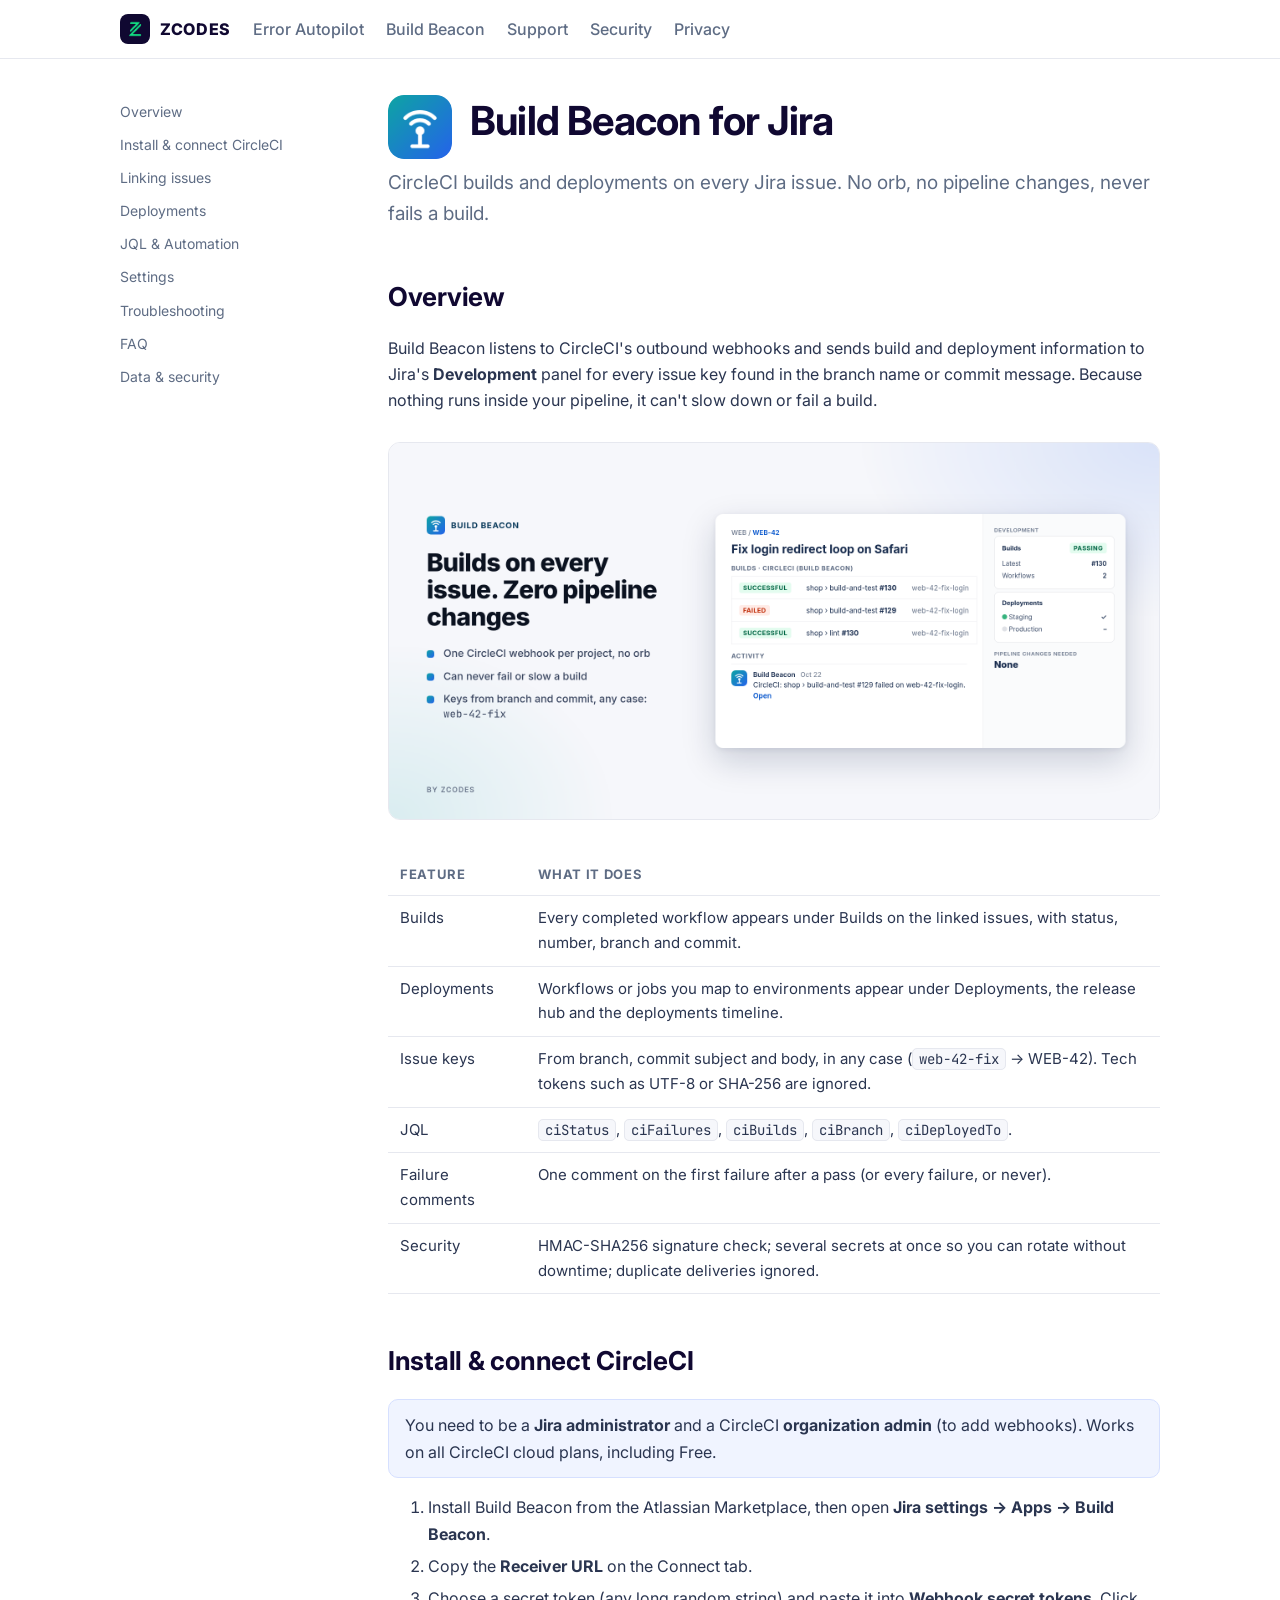
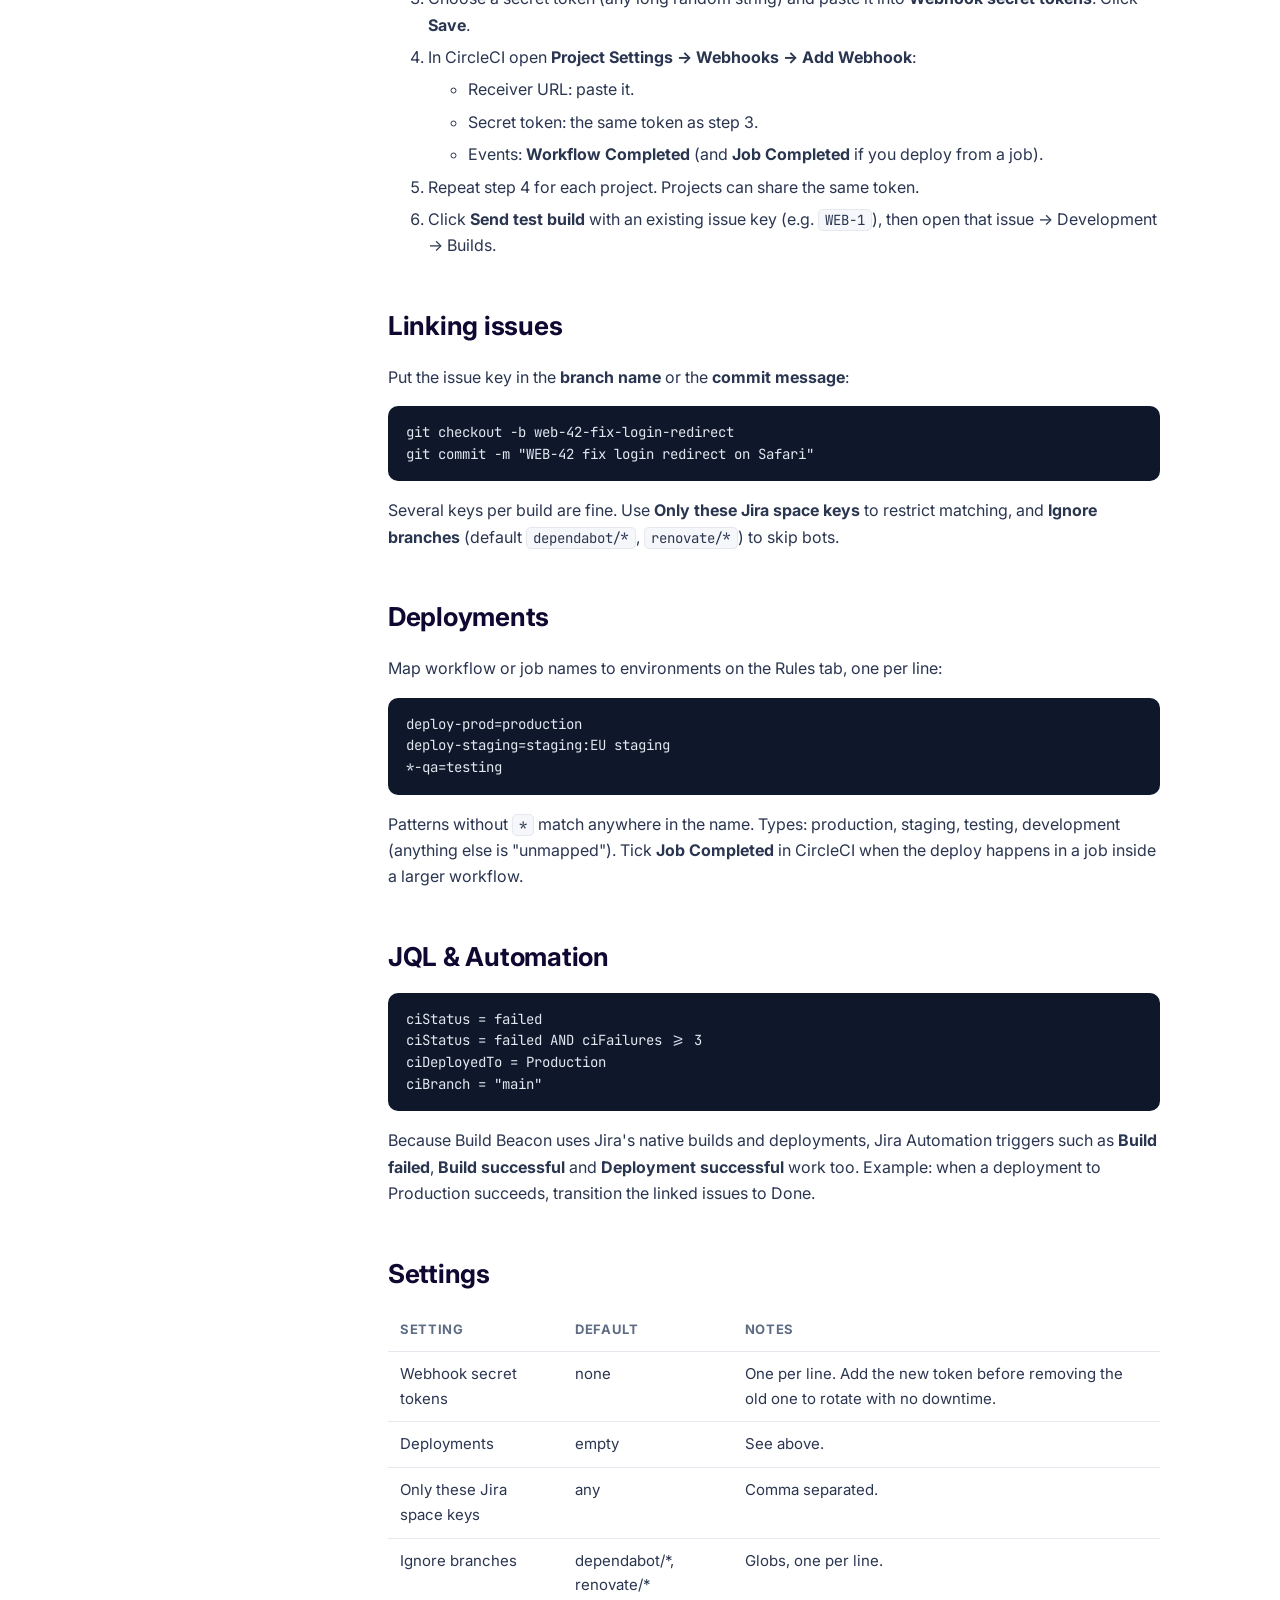
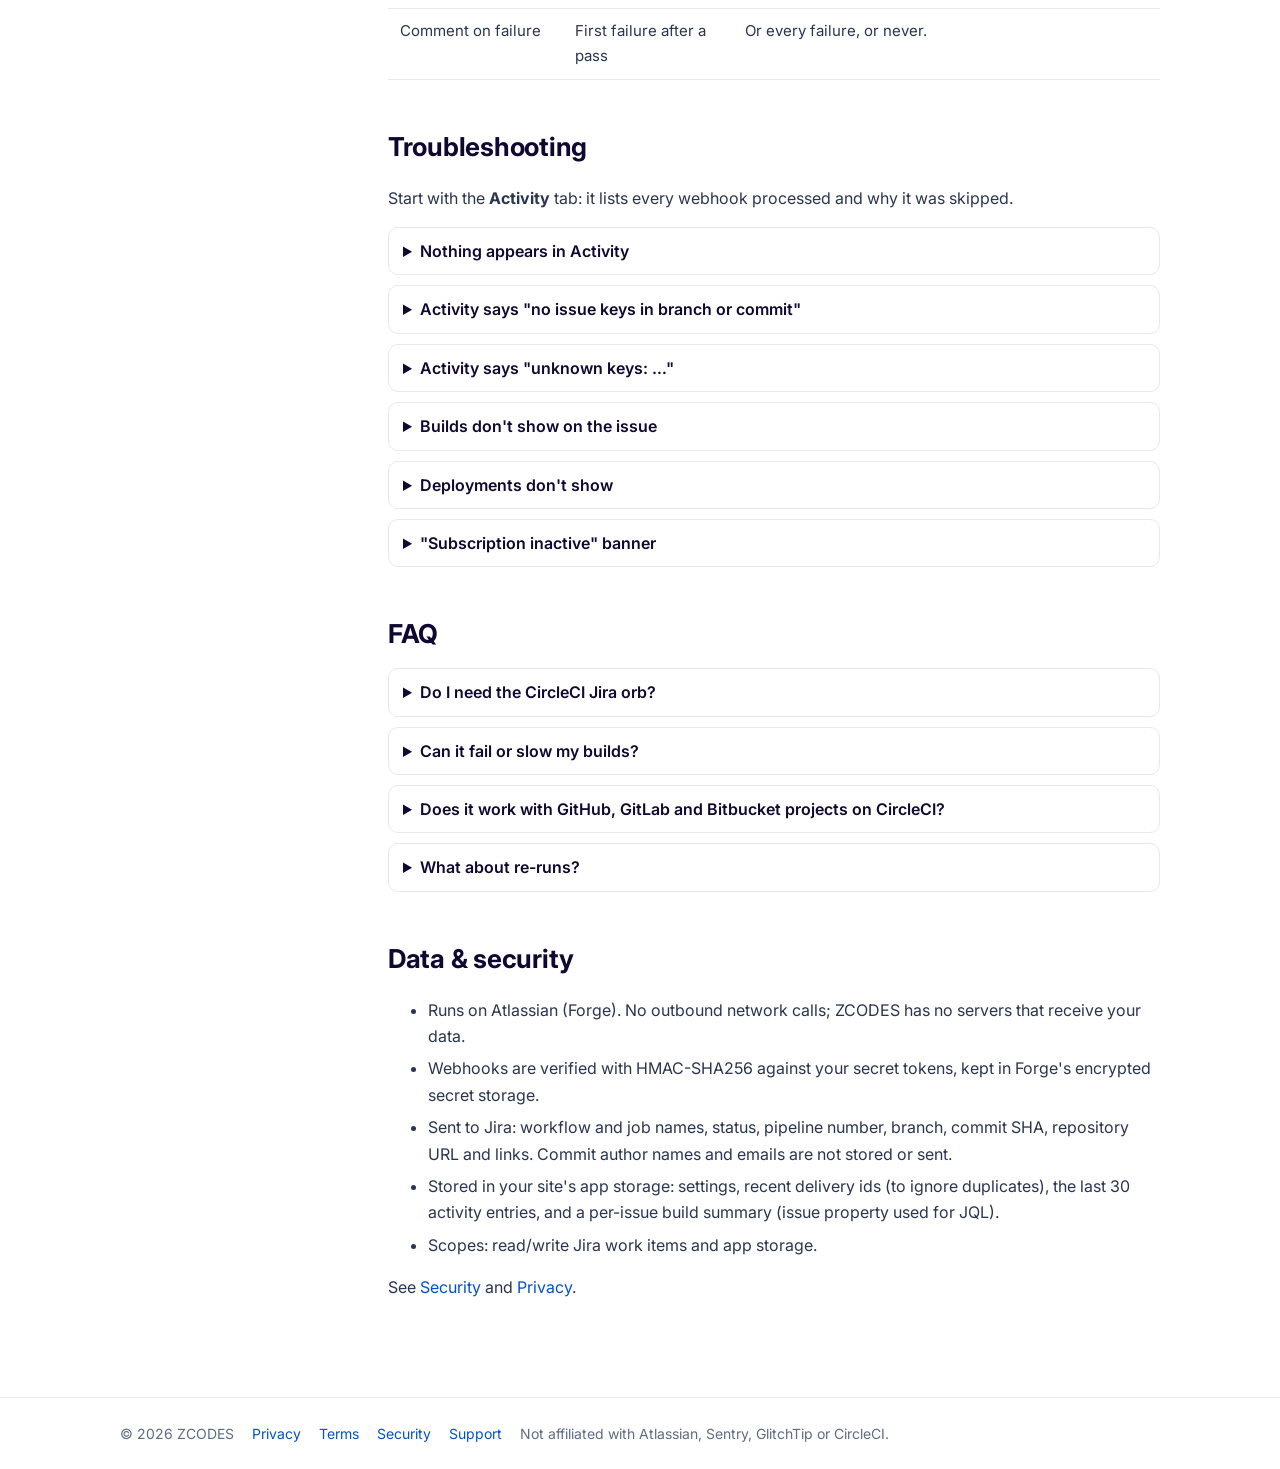
<file: build-beacon/index.html>
<!doctype html><html lang="en"><head><meta charset="utf-8"><meta name="viewport" content="width=device-width,initial-scale=1">
<title>Build Beacon for Jira: documentation</title><meta name="description" content="CircleCI builds and deployments on Jira issues."><link href="https://fonts.googleapis.com/css2?family=Inter:wght@400;500;600;700;800&family=JetBrains+Mono&display=swap" rel="stylesheet"><link rel="icon" href="../img/zcodes.png"><link rel="stylesheet" href="../style.css"></head>
<body><header><div class="nav"><a class="brand" href="../index.html"><img src="../img/zcodes.png" alt="">ZCODES</a>
      <a class="item" href="../error-autopilot/index.html">Error Autopilot</a><a class="item" href="../build-beacon/index.html">Build Beacon</a>
      <a class="item" href="../support.html">Support</a><a class="item" href="../security.html">Security</a><a class="item" href="../privacy.html">Privacy</a></div></header><main class=""><aside><a href="#overview">Overview</a><a href="#install">Install & connect CircleCI</a><a href="#keys">Linking issues</a><a href="#deployments">Deployments</a><a href="#jql">JQL & Automation</a><a href="#settings">Settings</a><a href="#troubleshooting">Troubleshooting</a><a href="#faq">FAQ</a><a href="#data">Data & security</a></aside><article>
<div class="hero"><img src="../img/build-beacon.png" alt=""><div><h1>Build Beacon for Jira</h1></div></div>
<p class="lead">CircleCI builds and deployments on every Jira issue. No orb, no pipeline changes, never fails a build.</p>

<h2 id="overview">Overview</h2>
<p>Build Beacon listens to CircleCI's outbound webhooks and sends build and deployment information to Jira's <b>Development</b> panel for every issue key found in the branch name or commit message. Because nothing runs inside your pipeline, it can't slow down or fail a build.</p>
<img class="shot" src="../img/bb-highlight-1.png" alt="Builds from CircleCI on a Jira issue">
<table><tr><th>Feature</th><th>What it does</th></tr>
<tr><td>Builds</td><td>Every completed workflow appears under Builds on the linked issues, with status, number, branch and commit.</td></tr>
<tr><td>Deployments</td><td>Workflows or jobs you map to environments appear under Deployments, the release hub and the deployments timeline.</td></tr>
<tr><td>Issue keys</td><td>From branch, commit subject and body, in any case (<code>web-42-fix</code> → WEB-42). Tech tokens such as UTF-8 or SHA-256 are ignored.</td></tr>
<tr><td>JQL</td><td><code>ciStatus</code>, <code>ciFailures</code>, <code>ciBuilds</code>, <code>ciBranch</code>, <code>ciDeployedTo</code>.</td></tr>
<tr><td>Failure comments</td><td>One comment on the first failure after a pass (or every failure, or never).</td></tr>
<tr><td>Security</td><td>HMAC-SHA256 signature check; several secrets at once so you can rotate without downtime; duplicate deliveries ignored.</td></tr>
</table>

<h2 id="install">Install & connect CircleCI</h2>
<div class="note">You need to be a <b>Jira administrator</b> and a CircleCI <b>organization admin</b> (to add webhooks). Works on all CircleCI cloud plans, including Free.</div>
<ol>
  <li>Install Build Beacon from the Atlassian Marketplace, then open <b>Jira settings → Apps → Build Beacon</b>.</li>
  <li>Copy the <b>Receiver URL</b> on the Connect tab.</li>
  <li>Choose a secret token (any long random string) and paste it into <b>Webhook secret tokens</b>. Click <b>Save</b>.</li>
  <li>In CircleCI open <b>Project Settings → Webhooks → Add Webhook</b>:
    <ul><li>Receiver URL: paste it.</li><li>Secret token: the same token as step 3.</li>
    <li>Events: <b>Workflow Completed</b> (and <b>Job Completed</b> if you deploy from a job).</li></ul></li>
  <li>Repeat step 4 for each project. Projects can share the same token.</li>
  <li>Click <b>Send test build</b> with an existing issue key (e.g. <code>WEB-1</code>), then open that issue → Development → Builds.</li>
</ol>

<h2 id="keys">Linking issues</h2>
<p>Put the issue key in the <b>branch name</b> or the <b>commit message</b>:</p>
<pre><code>git checkout -b web-42-fix-login-redirect
git commit -m "WEB-42 fix login redirect on Safari"</code></pre>
<p>Several keys per build are fine. Use <b>Only these Jira space keys</b> to restrict matching, and <b>Ignore branches</b> (default <code>dependabot/*</code>, <code>renovate/*</code>) to skip bots.</p>

<h2 id="deployments">Deployments</h2>
<p>Map workflow or job names to environments on the Rules tab, one per line:</p>
<pre><code>deploy-prod=production
deploy-staging=staging:EU staging
*-qa=testing</code></pre>
<p>Patterns without <code>*</code> match anywhere in the name. Types: production, staging, testing, development (anything else is "unmapped"). Tick <b>Job Completed</b> in CircleCI when the deploy happens in a job inside a larger workflow.</p>

<h2 id="jql">JQL & Automation</h2>
<pre><code>ciStatus = failed
ciStatus = failed AND ciFailures >= 3
ciDeployedTo = Production
ciBranch = "main"</code></pre>
<p>Because Build Beacon uses Jira's native builds and deployments, Jira Automation triggers such as <b>Build failed</b>, <b>Build successful</b> and <b>Deployment successful</b> work too. Example: when a deployment to Production succeeds, transition the linked issues to Done.</p>

<h2 id="settings">Settings</h2>
<table><tr><th>Setting</th><th>Default</th><th>Notes</th></tr>
<tr><td>Webhook secret tokens</td><td>none</td><td>One per line. Add the new token before removing the old one to rotate with no downtime.</td></tr>
<tr><td>Deployments</td><td>empty</td><td>See above.</td></tr>
<tr><td>Only these Jira space keys</td><td>any</td><td>Comma separated.</td></tr>
<tr><td>Ignore branches</td><td>dependabot/*, renovate/*</td><td>Globs, one per line.</td></tr>
<tr><td>Comment on failure</td><td>First failure after a pass</td><td>Or every failure, or never.</td></tr>
</table>

<h2 id="troubleshooting">Troubleshooting</h2>
<p>Start with the <b>Activity</b> tab: it lists every webhook processed and why it was skipped.</p>
<details><summary>Nothing appears in Activity</summary><ul>
<li>The CircleCI webhook URL must match the Receiver URL exactly (reinstalling the app can change it).</li>
<li>The CircleCI secret token must match one of your saved tokens. Wrong signatures are rejected (HTTP 401).</li>
<li>Tick <b>Workflow Completed</b> on the CircleCI webhook. Builds are reported when workflows finish, not when they start.</li></ul></details>
<details><summary>Activity says "no issue keys in branch or commit"</summary><p>Add the key to the branch name or commit message, or check <b>Only these Jira space keys</b>.</p></details>
<details><summary>Activity says "unknown keys: …"</summary><p>Jira doesn't have issues with those keys (or the app can't see them). Check the key and the space permissions.</p></details>
<details><summary>Builds don't show on the issue</summary><p>The Development panel is part of Jira software spaces. Check that the issue is in a software space and that you are looking at the issue named in the branch or commit.</p></details>
<details><summary>Deployments don't show</summary><p>Add an environment rule that matches the workflow or job name. For jobs, tick <b>Job Completed</b> on the CircleCI webhook.</p></details>
<details><summary>"Subscription inactive" banner</summary><p>The app stops sending builds and deployments when its subscription is inactive. A site admin can renew it in Administration → Apps.</p></details>

<h2 id="faq">FAQ</h2>
<details><summary>Do I need the CircleCI Jira orb?</summary><p>No. Build Beacon doesn't use the orb or any pipeline step. You can remove the orb if you used it before.</p></details>
<details><summary>Can it fail or slow my builds?</summary><p>No. CircleCI sends the webhook after the workflow finishes; nothing runs in your pipeline.</p></details>
<details><summary>Does it work with GitHub, GitLab and Bitbucket projects on CircleCI?</summary><p>Yes. Keys come from CircleCI's own webhook data, whatever the code host.</p></details>
<details><summary>What about re-runs?</summary><p>A re-run updates the same build number; Jira keeps the latest result.</p></details>

<h2 id="data">Data & security</h2>
<ul>
<li>Runs on Atlassian (Forge). No outbound network calls; ZCODES has no servers that receive your data.</li>
<li>Webhooks are verified with HMAC-SHA256 against your secret tokens, kept in Forge's encrypted secret storage.</li>
<li>Sent to Jira: workflow and job names, status, pipeline number, branch, commit SHA, repository URL and links. Commit author names and emails are not stored or sent.</li>
<li>Stored in your site's app storage: settings, recent delivery ids (to ignore duplicates), the last 30 activity entries, and a per-issue build summary (issue property used for JQL).</li>
<li>Scopes: read/write Jira work items and app storage.</li>
</ul>
<p>See <a href="../security.html">Security</a> and <a href="../privacy.html">Privacy</a>.</p>
</article></main><footer><div class="in"><span>© 2026 ZCODES</span><a href="../privacy.html">Privacy</a><a href="../terms.html">Terms</a>
      <a href="../security.html">Security</a><a href="../support.html">Support</a><span>Not affiliated with Atlassian, Sentry, GlitchTip or CircleCI.</span></div></footer></body></html>
</file>
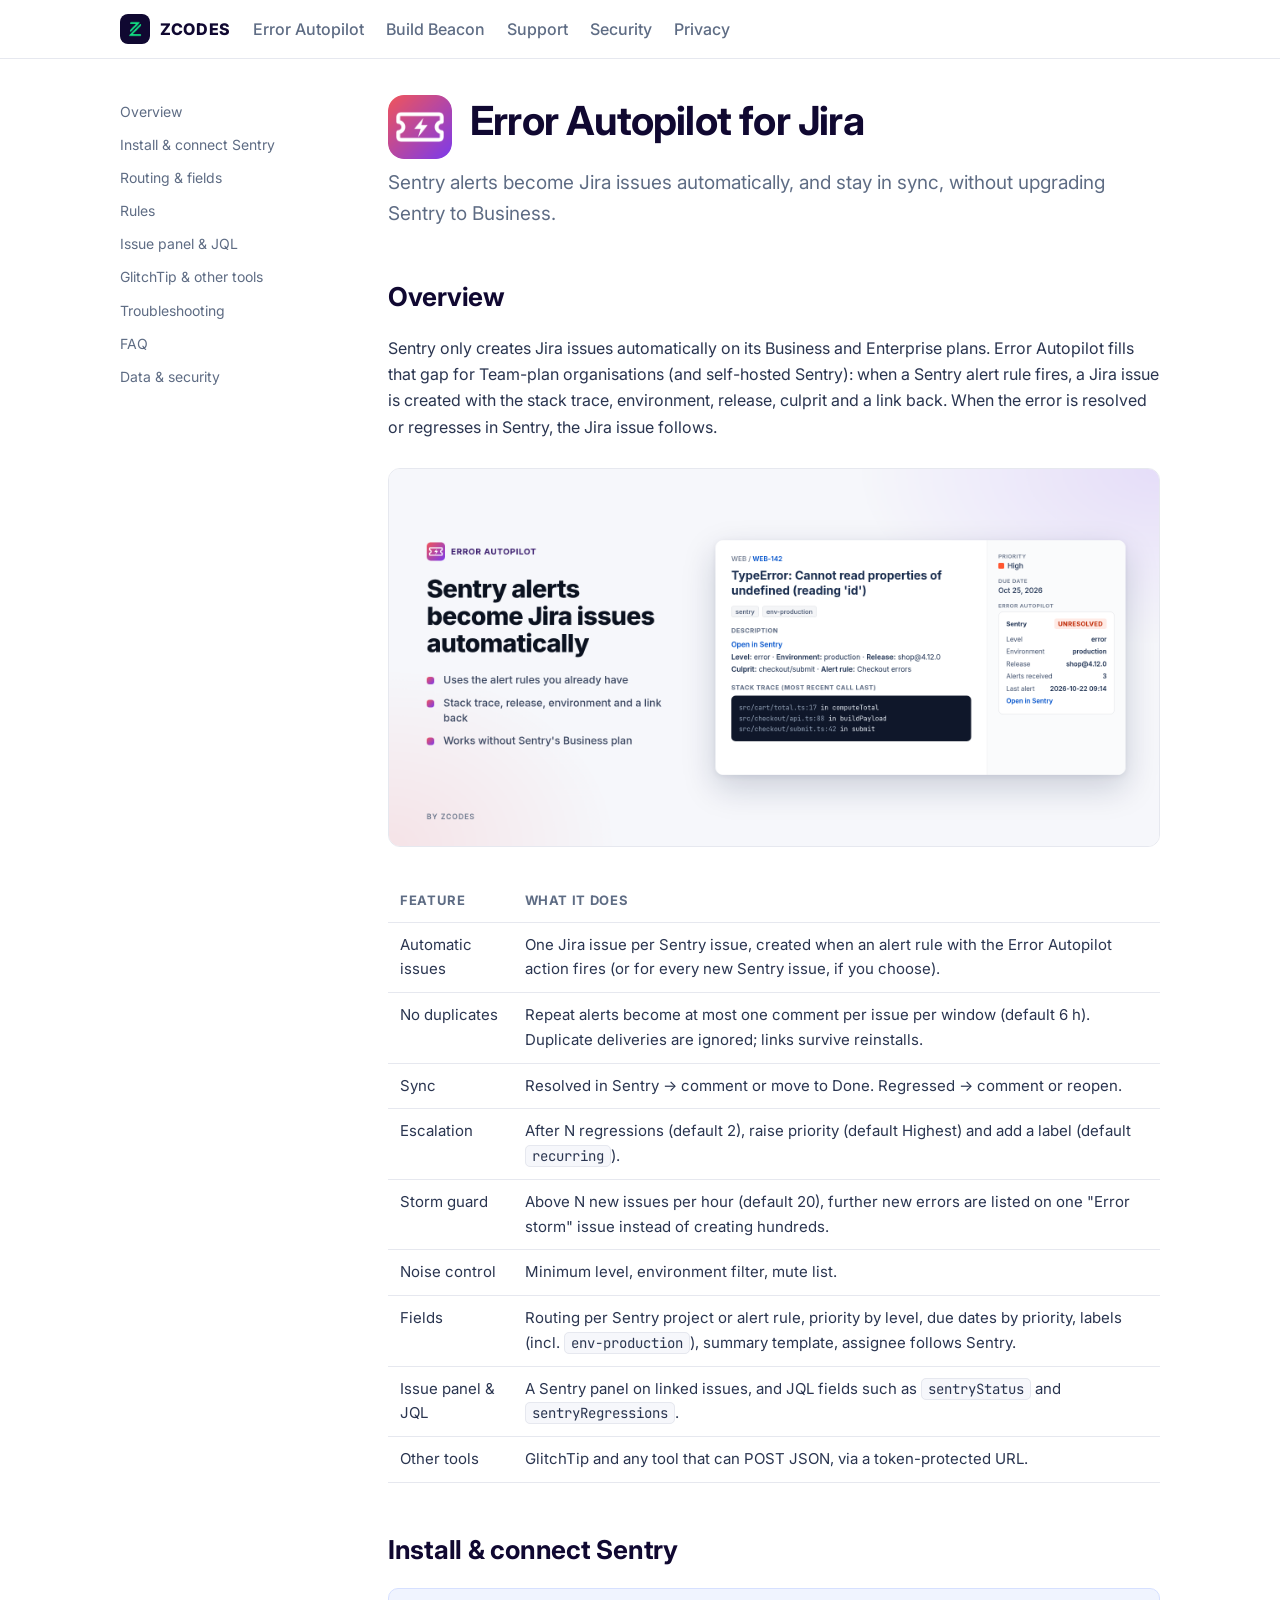
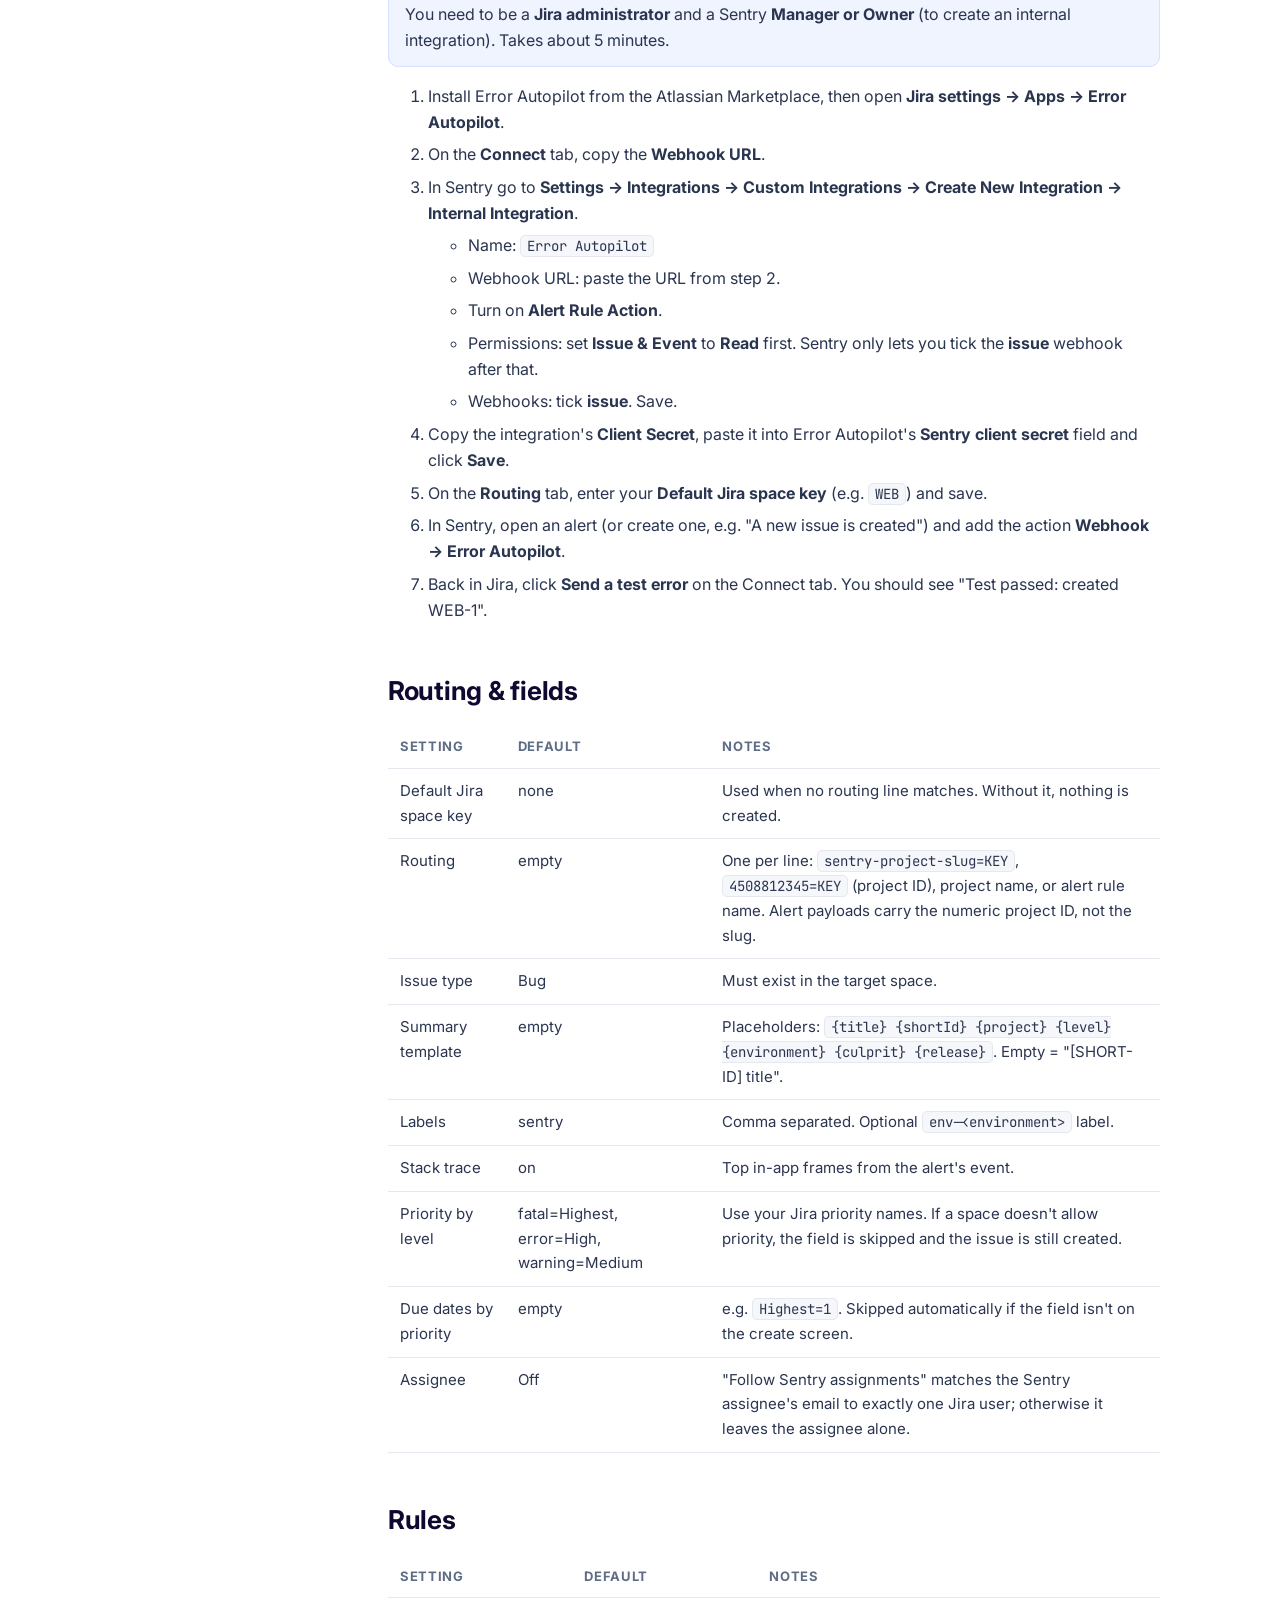
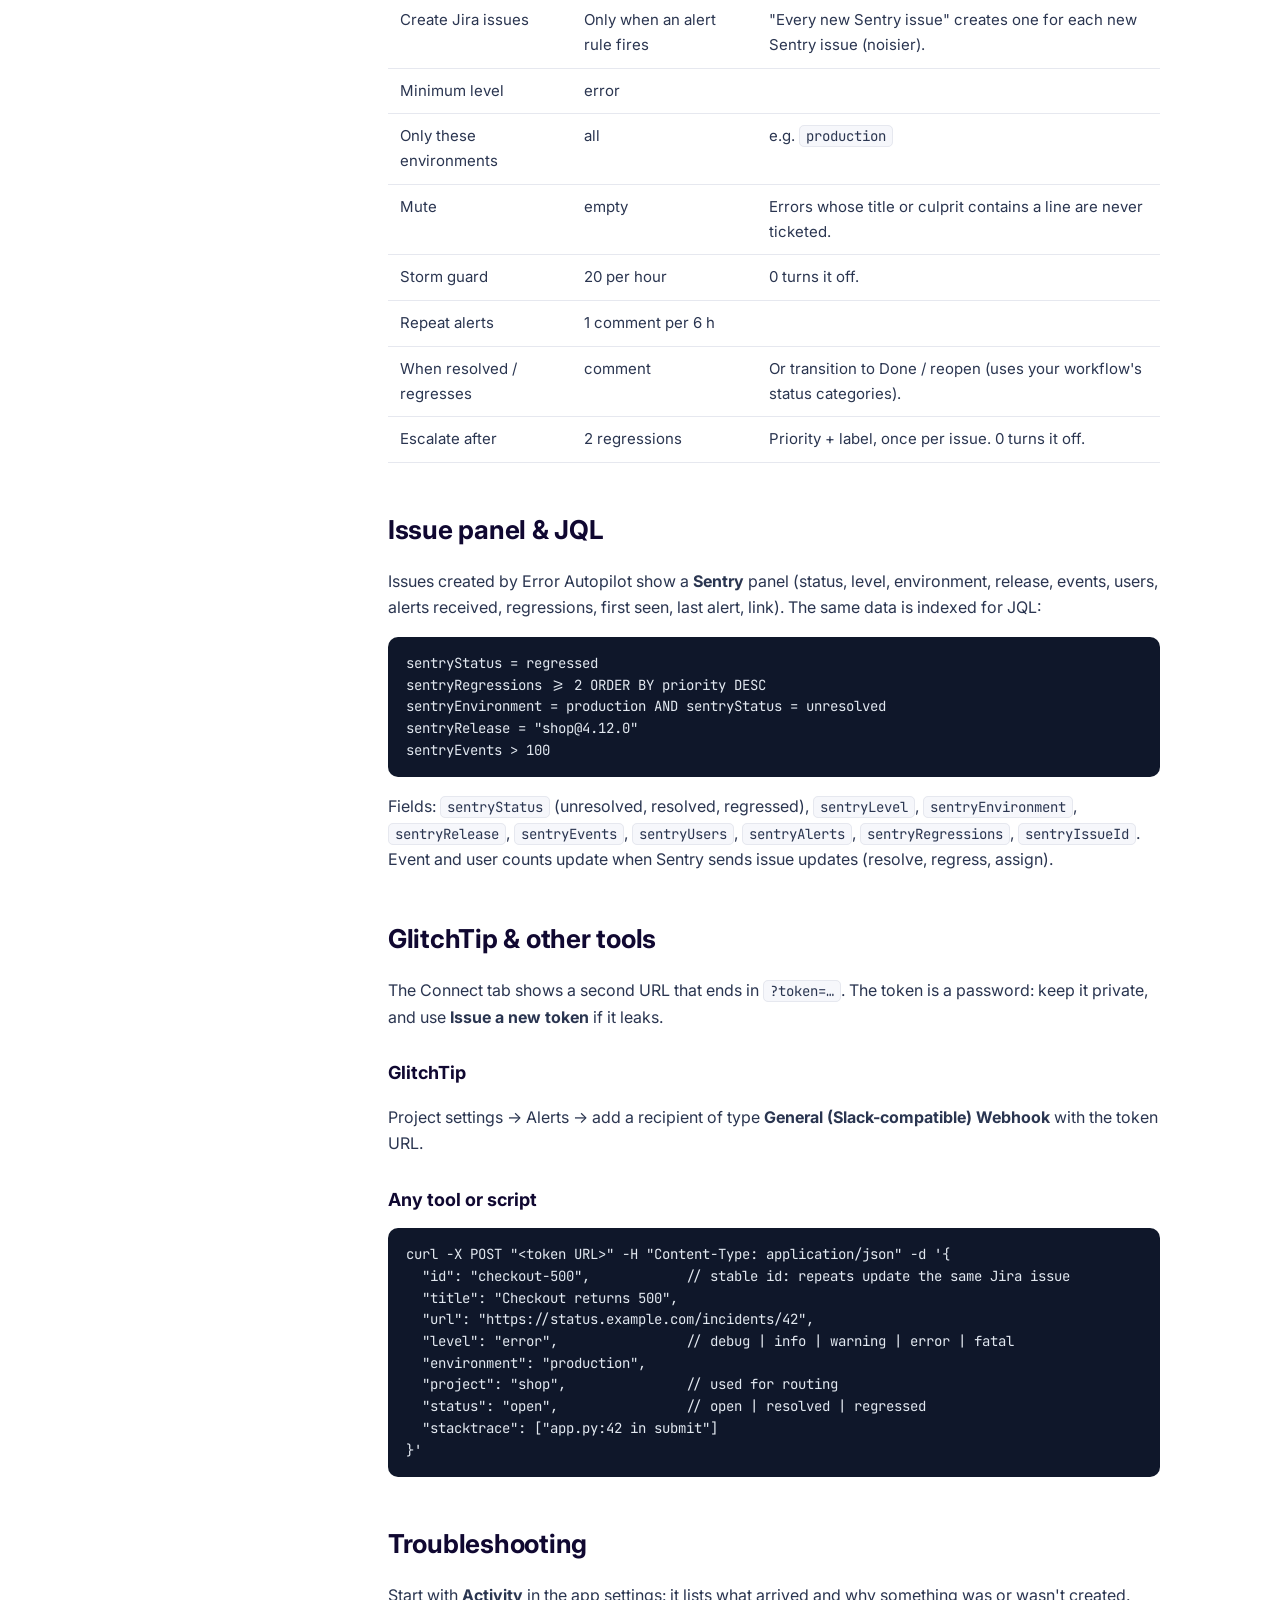
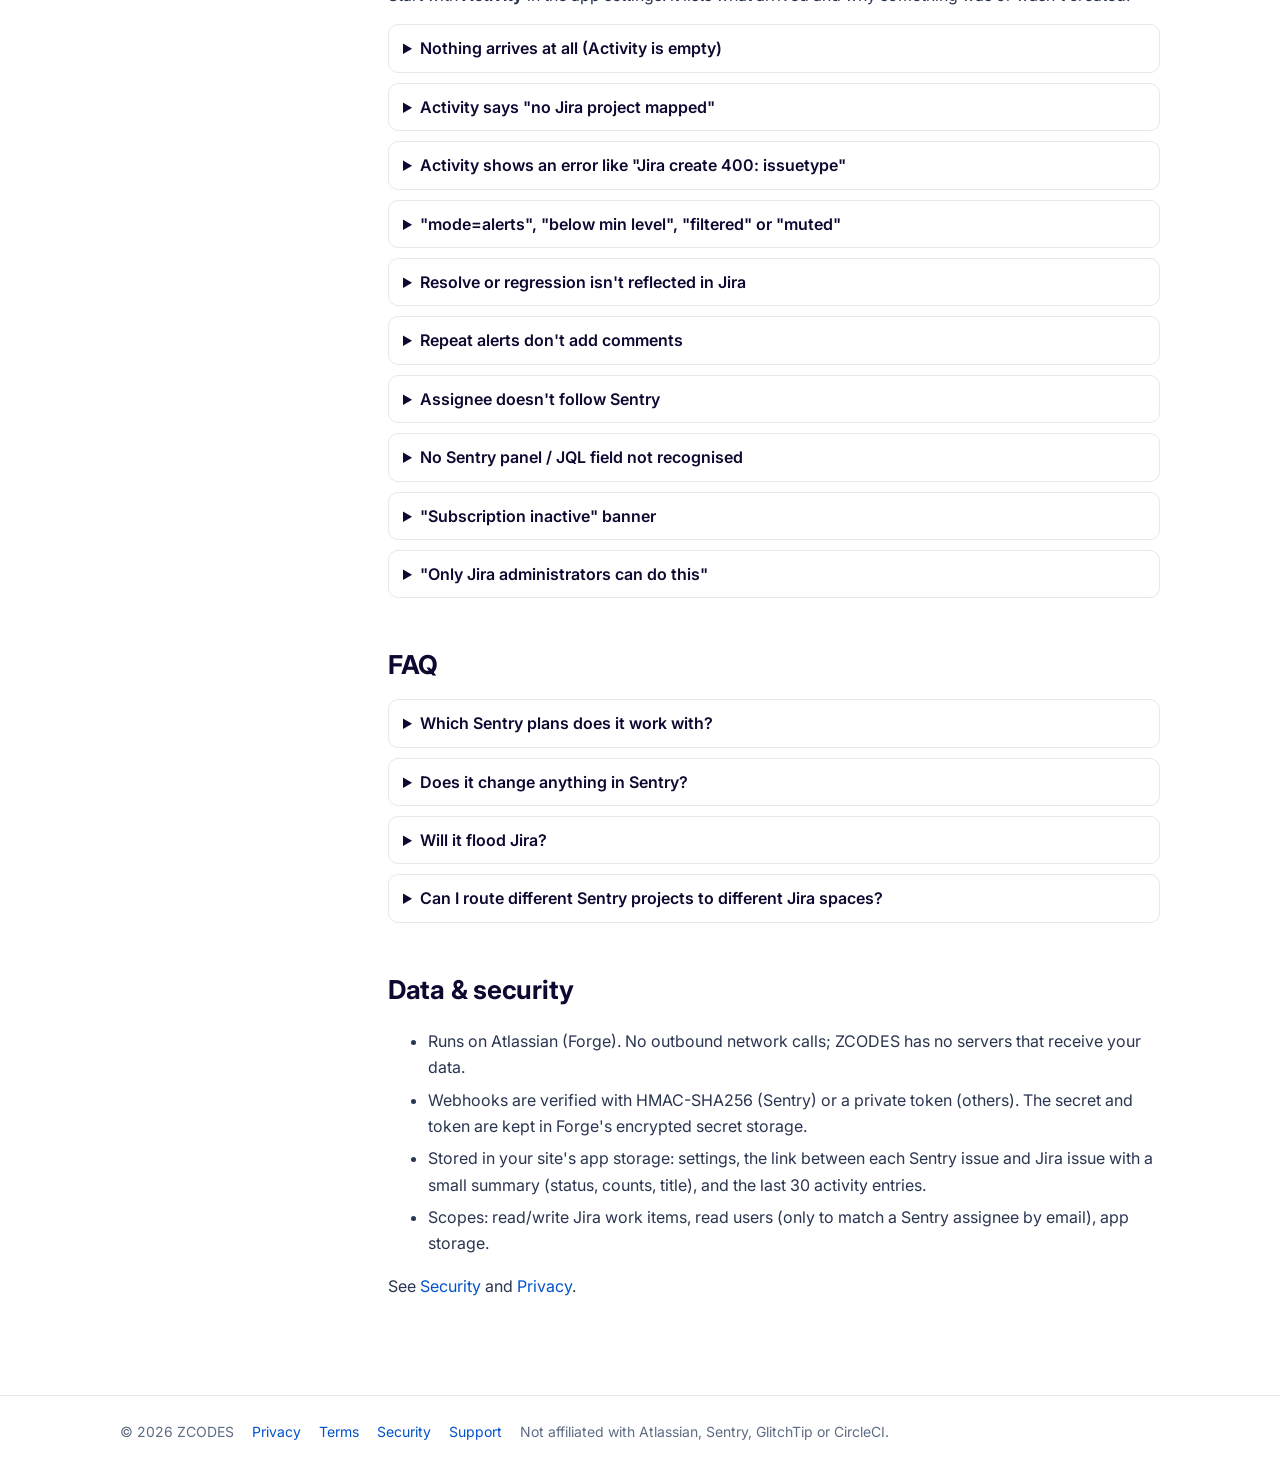
<file: error-autopilot/index.html>
<!doctype html><html lang="en"><head><meta charset="utf-8"><meta name="viewport" content="width=device-width,initial-scale=1">
<title>Error Autopilot for Jira: documentation</title><meta name="description" content="Sentry alerts become Jira issues automatically."><link href="https://fonts.googleapis.com/css2?family=Inter:wght@400;500;600;700;800&family=JetBrains+Mono&display=swap" rel="stylesheet"><link rel="icon" href="../img/zcodes.png"><link rel="stylesheet" href="../style.css"></head>
<body><header><div class="nav"><a class="brand" href="../index.html"><img src="../img/zcodes.png" alt="">ZCODES</a>
      <a class="item" href="../error-autopilot/index.html">Error Autopilot</a><a class="item" href="../build-beacon/index.html">Build Beacon</a>
      <a class="item" href="../support.html">Support</a><a class="item" href="../security.html">Security</a><a class="item" href="../privacy.html">Privacy</a></div></header><main class=""><aside><a href="#overview">Overview</a><a href="#install">Install & connect Sentry</a><a href="#routing">Routing & fields</a><a href="#rules">Rules</a><a href="#panel">Issue panel & JQL</a><a href="#other">GlitchTip & other tools</a><a href="#troubleshooting">Troubleshooting</a><a href="#faq">FAQ</a><a href="#data">Data & security</a></aside><article>
<div class="hero"><img src="../img/error-autopilot.png" alt=""><div><h1>Error Autopilot for Jira</h1></div></div>
<p class="lead">Sentry alerts become Jira issues automatically, and stay in sync, without upgrading Sentry to Business.</p>

<h2 id="overview">Overview</h2>
<p>Sentry only creates Jira issues automatically on its Business and Enterprise plans. Error Autopilot fills that gap for Team-plan organisations (and self-hosted Sentry): when a Sentry alert rule fires, a Jira issue is created with the stack trace, environment, release, culprit and a link back. When the error is resolved or regresses in Sentry, the Jira issue follows.</p>
<img class="shot" src="../img/ea-highlight-1.png" alt="A Jira issue created by Error Autopilot with stack trace and Sentry panel">
<table><tr><th>Feature</th><th>What it does</th></tr>
<tr><td>Automatic issues</td><td>One Jira issue per Sentry issue, created when an alert rule with the Error Autopilot action fires (or for every new Sentry issue, if you choose).</td></tr>
<tr><td>No duplicates</td><td>Repeat alerts become at most one comment per issue per window (default 6 h). Duplicate deliveries are ignored; links survive reinstalls.</td></tr>
<tr><td>Sync</td><td>Resolved in Sentry → comment or move to Done. Regressed → comment or reopen.</td></tr>
<tr><td>Escalation</td><td>After N regressions (default 2), raise priority (default Highest) and add a label (default <code>recurring</code>).</td></tr>
<tr><td>Storm guard</td><td>Above N new issues per hour (default 20), further new errors are listed on one "Error storm" issue instead of creating hundreds.</td></tr>
<tr><td>Noise control</td><td>Minimum level, environment filter, mute list.</td></tr>
<tr><td>Fields</td><td>Routing per Sentry project or alert rule, priority by level, due dates by priority, labels (incl. <code>env-production</code>), summary template, assignee follows Sentry.</td></tr>
<tr><td>Issue panel & JQL</td><td>A Sentry panel on linked issues, and JQL fields such as <code>sentryStatus</code> and <code>sentryRegressions</code>.</td></tr>
<tr><td>Other tools</td><td>GlitchTip and any tool that can POST JSON, via a token-protected URL.</td></tr>
</table>

<h2 id="install">Install & connect Sentry</h2>
<div class="note">You need to be a <b>Jira administrator</b> and a Sentry <b>Manager or Owner</b> (to create an internal integration). Takes about 5 minutes.</div>
<ol>
  <li>Install Error Autopilot from the Atlassian Marketplace, then open <b>Jira settings → Apps → Error Autopilot</b>.</li>
  <li>On the <b>Connect</b> tab, copy the <b>Webhook URL</b>.</li>
  <li>In Sentry go to <b>Settings → Integrations → Custom Integrations → Create New Integration → Internal Integration</b>.
    <ul><li>Name: <code>Error Autopilot</code></li>
    <li>Webhook URL: paste the URL from step 2.</li>
    <li>Turn on <b>Alert Rule Action</b>.</li>
    <li>Permissions: set <b>Issue &amp; Event</b> to <b>Read</b> first. Sentry only lets you tick the <b>issue</b> webhook after that.</li>
    <li>Webhooks: tick <b>issue</b>. Save.</li></ul></li>
  <li>Copy the integration's <b>Client Secret</b>, paste it into Error Autopilot's <b>Sentry client secret</b> field and click <b>Save</b>.</li>
  <li>On the <b>Routing</b> tab, enter your <b>Default Jira space key</b> (e.g. <code>WEB</code>) and save.</li>
  <li>In Sentry, open an alert (or create one, e.g. "A new issue is created") and add the action <b>Webhook → Error Autopilot</b>.</li>
  <li>Back in Jira, click <b>Send a test error</b> on the Connect tab. You should see "Test passed: created WEB-1".</li>
</ol>

<h2 id="routing">Routing & fields</h2>
<table><tr><th>Setting</th><th>Default</th><th>Notes</th></tr>
<tr><td>Default Jira space key</td><td>none</td><td>Used when no routing line matches. Without it, nothing is created.</td></tr>
<tr><td>Routing</td><td>empty</td><td>One per line: <code>sentry-project-slug=KEY</code>, <code>4508812345=KEY</code> (project ID), project name, or alert rule name. Alert payloads carry the numeric project ID, not the slug.</td></tr>
<tr><td>Issue type</td><td>Bug</td><td>Must exist in the target space.</td></tr>
<tr><td>Summary template</td><td>empty</td><td>Placeholders: <code>{title} {shortId} {project} {level} {environment} {culprit} {release}</code>. Empty = "[SHORT-ID] title".</td></tr>
<tr><td>Labels</td><td>sentry</td><td>Comma separated. Optional <code>env-&lt;environment&gt;</code> label.</td></tr>
<tr><td>Stack trace</td><td>on</td><td>Top in-app frames from the alert's event.</td></tr>
<tr><td>Priority by level</td><td>fatal=Highest, error=High, warning=Medium</td><td>Use your Jira priority names. If a space doesn't allow priority, the field is skipped and the issue is still created.</td></tr>
<tr><td>Due dates by priority</td><td>empty</td><td>e.g. <code>Highest=1</code>. Skipped automatically if the field isn't on the create screen.</td></tr>
<tr><td>Assignee</td><td>Off</td><td>"Follow Sentry assignments" matches the Sentry assignee's email to exactly one Jira user; otherwise it leaves the assignee alone.</td></tr>
</table>

<h2 id="rules">Rules</h2>
<table><tr><th>Setting</th><th>Default</th><th>Notes</th></tr>
<tr><td>Create Jira issues</td><td>Only when an alert rule fires</td><td>"Every new Sentry issue" creates one for each new Sentry issue (noisier).</td></tr>
<tr><td>Minimum level</td><td>error</td><td></td></tr>
<tr><td>Only these environments</td><td>all</td><td>e.g. <code>production</code></td></tr>
<tr><td>Mute</td><td>empty</td><td>Errors whose title or culprit contains a line are never ticketed.</td></tr>
<tr><td>Storm guard</td><td>20 per hour</td><td>0 turns it off.</td></tr>
<tr><td>Repeat alerts</td><td>1 comment per 6 h</td><td></td></tr>
<tr><td>When resolved / regresses</td><td>comment</td><td>Or transition to Done / reopen (uses your workflow's status categories).</td></tr>
<tr><td>Escalate after</td><td>2 regressions</td><td>Priority + label, once per issue. 0 turns it off.</td></tr>
</table>

<h2 id="panel">Issue panel & JQL</h2>
<p>Issues created by Error Autopilot show a <b>Sentry</b> panel (status, level, environment, release, events, users, alerts received, regressions, first seen, last alert, link). The same data is indexed for JQL:</p>
<pre><code>sentryStatus = regressed
sentryRegressions >= 2 ORDER BY priority DESC
sentryEnvironment = production AND sentryStatus = unresolved
sentryRelease = "shop@4.12.0"
sentryEvents > 100</code></pre>
<p>Fields: <code>sentryStatus</code> (unresolved, resolved, regressed), <code>sentryLevel</code>, <code>sentryEnvironment</code>, <code>sentryRelease</code>, <code>sentryEvents</code>, <code>sentryUsers</code>, <code>sentryAlerts</code>, <code>sentryRegressions</code>, <code>sentryIssueId</code>. Event and user counts update when Sentry sends issue updates (resolve, regress, assign).</p>

<h2 id="other">GlitchTip & other tools</h2>
<p>The Connect tab shows a second URL that ends in <code>?token=…</code>. The token is a password: keep it private, and use <b>Issue a new token</b> if it leaks.</p>
<h3>GlitchTip</h3>
<p>Project settings → Alerts → add a recipient of type <b>General (Slack-compatible) Webhook</b> with the token URL.</p>
<h3>Any tool or script</h3>
<pre><code>curl -X POST "&lt;token URL&gt;" -H "Content-Type: application/json" -d '{
  "id": "checkout-500",            // stable id: repeats update the same Jira issue
  "title": "Checkout returns 500",
  "url": "https://status.example.com/incidents/42",
  "level": "error",                // debug | info | warning | error | fatal
  "environment": "production",
  "project": "shop",               // used for routing
  "status": "open",                // open | resolved | regressed
  "stacktrace": ["app.py:42 in submit"]
}'</code></pre>

<h2 id="troubleshooting">Troubleshooting</h2>
<p>Start with <b>Activity</b> in the app settings: it lists what arrived and why something was or wasn't created.</p>
<details><summary>Nothing arrives at all (Activity is empty)</summary><ul>
<li>Check the Sentry integration's Webhook URL matches the URL on the Connect tab exactly. Reinstalling the app can change it.</li>
<li>Check the client secret: paste it again and save. A wrong secret is silently rejected (HTTP 401) for your safety.</li>
<li>Make sure the alert rule has the <b>Error Autopilot</b> webhook action, and that it actually fired (Sentry → Alerts → history).</li></ul></details>
<details><summary>Activity says "no Jira project mapped"</summary><p>Set a <b>Default Jira space key</b>, or add a routing line. Alert payloads use the numeric Sentry project ID; you can also route by alert rule name.</p></details>
<details><summary>Activity shows an error like "Jira create 400: issuetype"</summary><p>The issue type doesn't exist in that space. Set <b>Issue type</b> to one that does (e.g. Task). Priority and due date problems are handled automatically: the field is skipped and the issue is still created.</p></details>
<details><summary>"mode=alerts", "below min level", "filtered" or "muted"</summary><p>These are your rules working: the error didn't qualify. Adjust them on the Rules tab.</p></details>
<details><summary>Resolve or regression isn't reflected in Jira</summary><ul>
<li>The Sentry integration must have the <b>issue</b> webhook ticked.</li>
<li>For "Move to Done" or "Reopen", your workflow needs a transition into a Done (or To Do / In Progress) category status from the current status.</li></ul></details>
<details><summary>Repeat alerts don't add comments</summary><p>By design: at most one "fired again" comment per issue per window (Rules → Repeat alerts).</p></details>
<details><summary>Assignee doesn't follow Sentry</summary><p>The Sentry assignee's email must match exactly one Jira user that the app can find. Team assignments are ignored.</p></details>
<details><summary>No Sentry panel / JQL field not recognised</summary><p>The panel appears only on issues created or updated by the app. New JQL fields can take a few minutes to become searchable after install.</p></details>
<details><summary>"Subscription inactive" banner</summary><p>The app stops creating and updating issues when its subscription is inactive. A site admin can renew it in Administration → Apps.</p></details>
<details><summary>"Only Jira administrators can do this"</summary><p>The settings page and test button require the Jira Administrator global permission.</p></details>

<h2 id="faq">FAQ</h2>
<details><summary>Which Sentry plans does it work with?</summary><p>Sentry Team and above, and self-hosted Sentry: any setup that offers custom (internal) integrations. Sentry's free Developer plan lists no third-party integrations.</p></details>
<details><summary>Does it change anything in Sentry?</summary><p>No. It only receives webhooks. Sentry stays the source of truth.</p></details>
<details><summary>Will it flood Jira?</summary><p>No: one issue per Sentry issue, throttled repeat comments, and the storm guard caps new issues per hour.</p></details>
<details><summary>Can I route different Sentry projects to different Jira spaces?</summary><p>Yes, on the Routing tab, by project slug, project ID, project name or alert rule name.</p></details>

<h2 id="data">Data & security</h2>
<ul>
<li>Runs on Atlassian (Forge). No outbound network calls; ZCODES has no servers that receive your data.</li>
<li>Webhooks are verified with HMAC-SHA256 (Sentry) or a private token (others). The secret and token are kept in Forge's encrypted secret storage.</li>
<li>Stored in your site's app storage: settings, the link between each Sentry issue and Jira issue with a small summary (status, counts, title), and the last 30 activity entries.</li>
<li>Scopes: read/write Jira work items, read users (only to match a Sentry assignee by email), app storage.</li>
</ul>
<p>See <a href="../security.html">Security</a> and <a href="../privacy.html">Privacy</a>.</p>
</article></main><footer><div class="in"><span>© 2026 ZCODES</span><a href="../privacy.html">Privacy</a><a href="../terms.html">Terms</a>
      <a href="../security.html">Security</a><a href="../support.html">Support</a><span>Not affiliated with Atlassian, Sentry, GlitchTip or CircleCI.</span></div></footer></body></html>
</file>
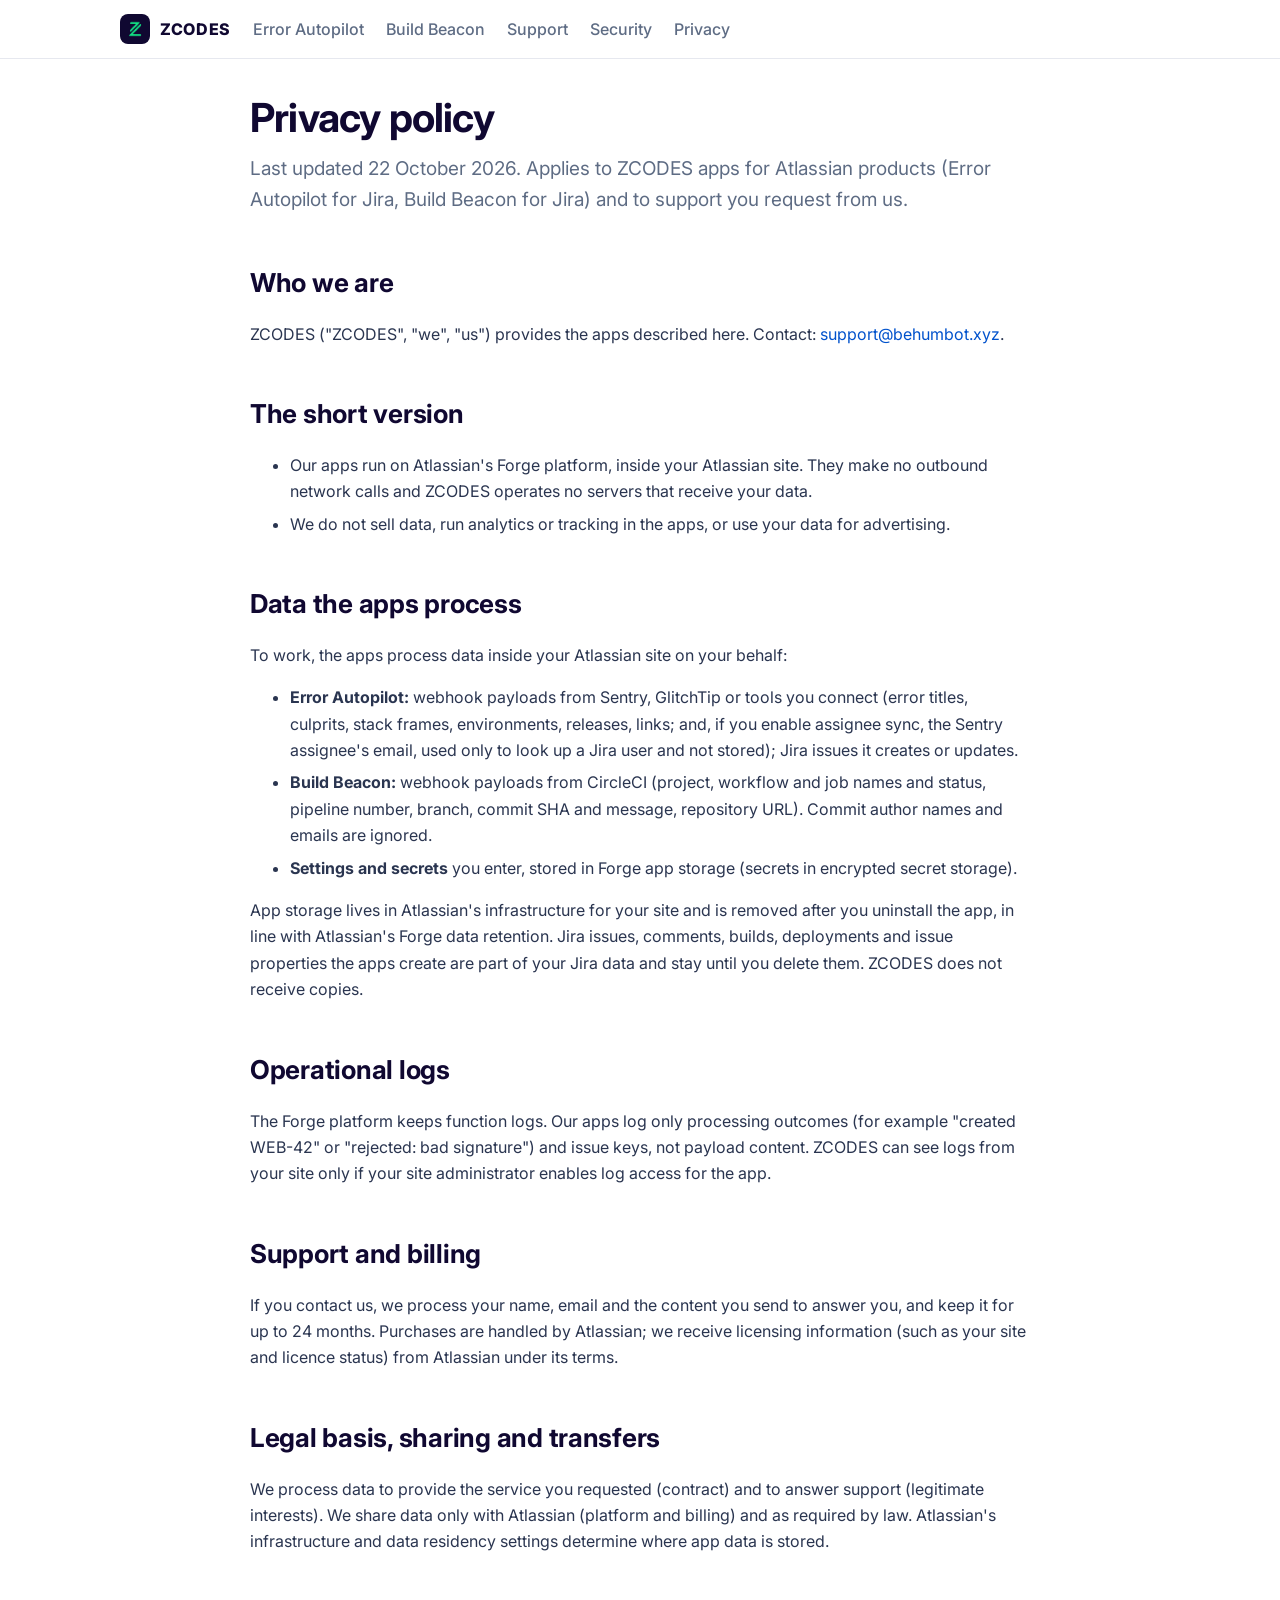
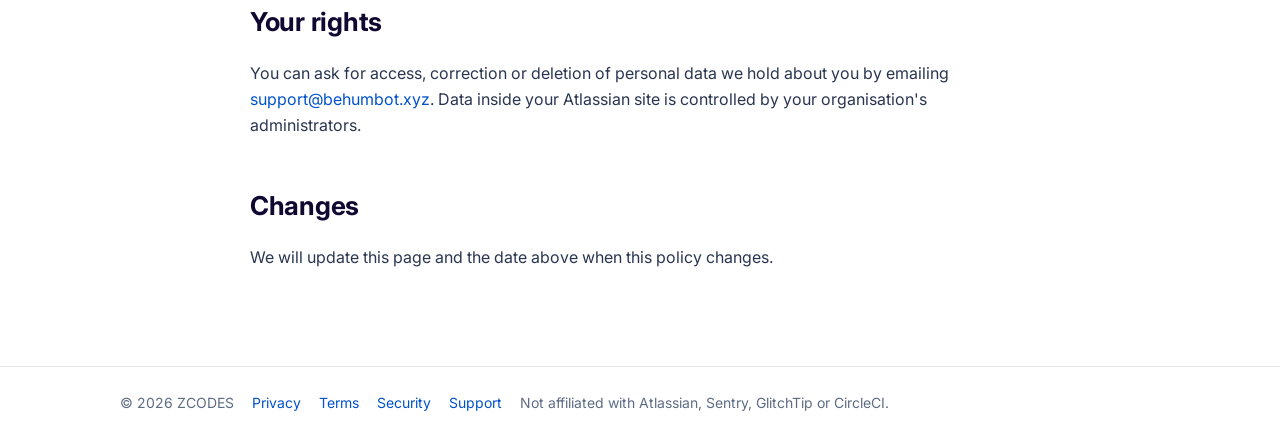
<file: privacy.html>
<!doctype html><html lang="en"><head><meta charset="utf-8"><meta name="viewport" content="width=device-width,initial-scale=1">
<title>Privacy policy · ZCODES</title><meta name="description" content=""><link href="https://fonts.googleapis.com/css2?family=Inter:wght@400;500;600;700;800&family=JetBrains+Mono&display=swap" rel="stylesheet"><link rel="icon" href="img/zcodes.png"><link rel="stylesheet" href="style.css"></head>
<body><header><div class="nav"><a class="brand" href="index.html"><img src="img/zcodes.png" alt="">ZCODES</a>
      <a class="item" href="error-autopilot/index.html">Error Autopilot</a><a class="item" href="build-beacon/index.html">Build Beacon</a>
      <a class="item" href="support.html">Support</a><a class="item" href="security.html">Security</a><a class="item" href="privacy.html">Privacy</a></div></header><main class="single"><article>
<h1>Privacy policy</h1>
<p class="lead">Last updated 22 October 2026. Applies to ZCODES apps for Atlassian products (Error Autopilot for Jira, Build Beacon for Jira) and to support you request from us.</p>
<h2>Who we are</h2>
<p>ZCODES ("ZCODES", "we", "us") provides the apps described here. Contact: <a href="mailto:support@behumbot.xyz">support@behumbot.xyz</a>.</p>
<h2>The short version</h2>
<ul>
<li>Our apps run on Atlassian's Forge platform, inside your Atlassian site. They make no outbound network calls and ZCODES operates no servers that receive your data.</li>
<li>We do not sell data, run analytics or tracking in the apps, or use your data for advertising.</li>
</ul>
<h2>Data the apps process</h2>
<p>To work, the apps process data inside your Atlassian site on your behalf:</p>
<ul>
<li><b>Error Autopilot:</b> webhook payloads from Sentry, GlitchTip or tools you connect (error titles, culprits, stack frames, environments, releases, links; and, if you enable assignee sync, the Sentry assignee's email, used only to look up a Jira user and not stored); Jira issues it creates or updates.</li>
<li><b>Build Beacon:</b> webhook payloads from CircleCI (project, workflow and job names and status, pipeline number, branch, commit SHA and message, repository URL). Commit author names and emails are ignored.</li>
<li><b>Settings and secrets</b> you enter, stored in Forge app storage (secrets in encrypted secret storage).</li>
</ul>
<p>App storage lives in Atlassian's infrastructure for your site and is removed after you uninstall the app, in line with Atlassian's Forge data retention. Jira issues, comments, builds, deployments and issue properties the apps create are part of your Jira data and stay until you delete them. ZCODES does not receive copies.</p>
<h2>Operational logs</h2>
<p>The Forge platform keeps function logs. Our apps log only processing outcomes (for example "created WEB-42" or "rejected: bad signature") and issue keys, not payload content. ZCODES can see logs from your site only if your site administrator enables log access for the app.</p>
<h2>Support and billing</h2>
<p>If you contact us, we process your name, email and the content you send to answer you, and keep it for up to 24 months. Purchases are handled by Atlassian; we receive licensing information (such as your site and licence status) from Atlassian under its terms.</p>
<h2>Legal basis, sharing and transfers</h2>
<p>We process data to provide the service you requested (contract) and to answer support (legitimate interests). We share data only with Atlassian (platform and billing) and as required by law. Atlassian's infrastructure and data residency settings determine where app data is stored.</p>
<h2>Your rights</h2>
<p>You can ask for access, correction or deletion of personal data we hold about you by emailing <a href="mailto:support@behumbot.xyz">support@behumbot.xyz</a>. Data inside your Atlassian site is controlled by your organisation's administrators.</p>
<h2>Changes</h2>
<p>We will update this page and the date above when this policy changes.</p>
</article></main><footer><div class="in"><span>© 2026 ZCODES</span><a href="privacy.html">Privacy</a><a href="terms.html">Terms</a>
      <a href="security.html">Security</a><a href="support.html">Support</a><span>Not affiliated with Atlassian, Sentry, GlitchTip or CircleCI.</span></div></footer></body></html>
</file>
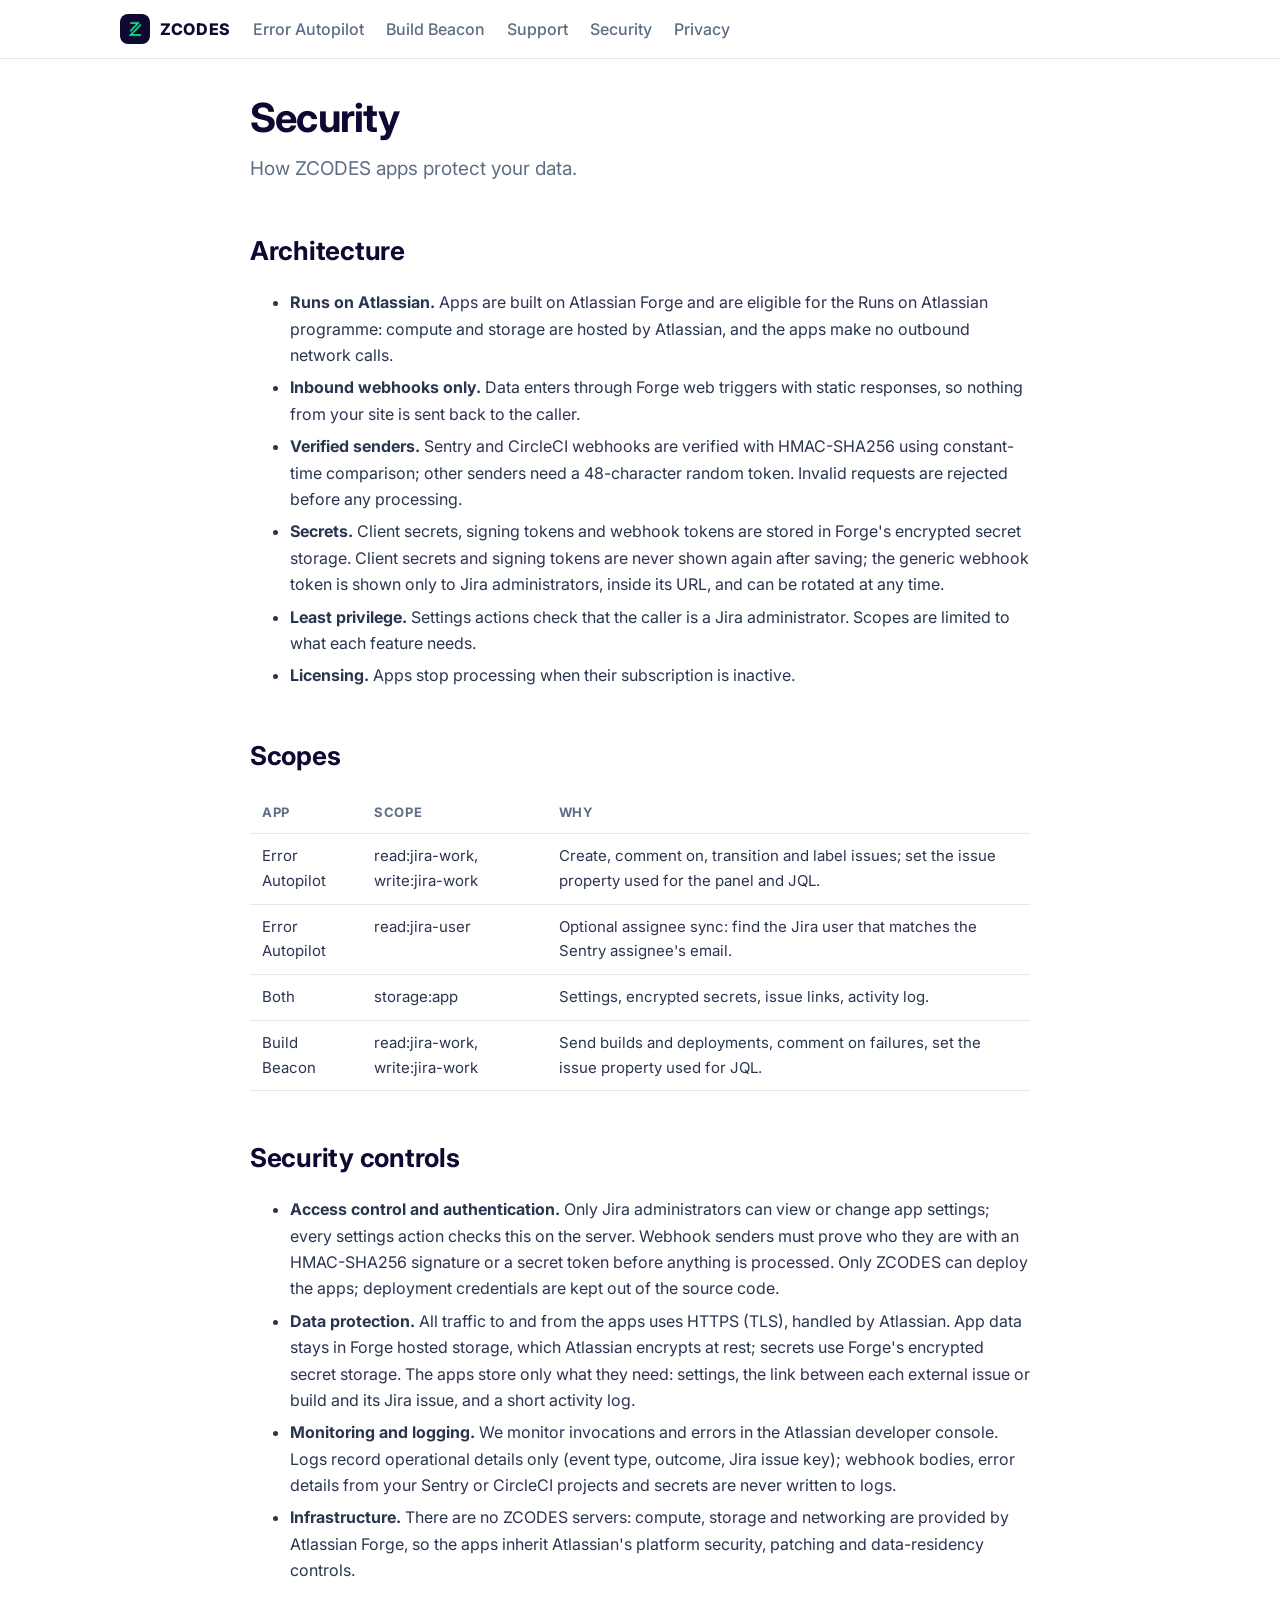
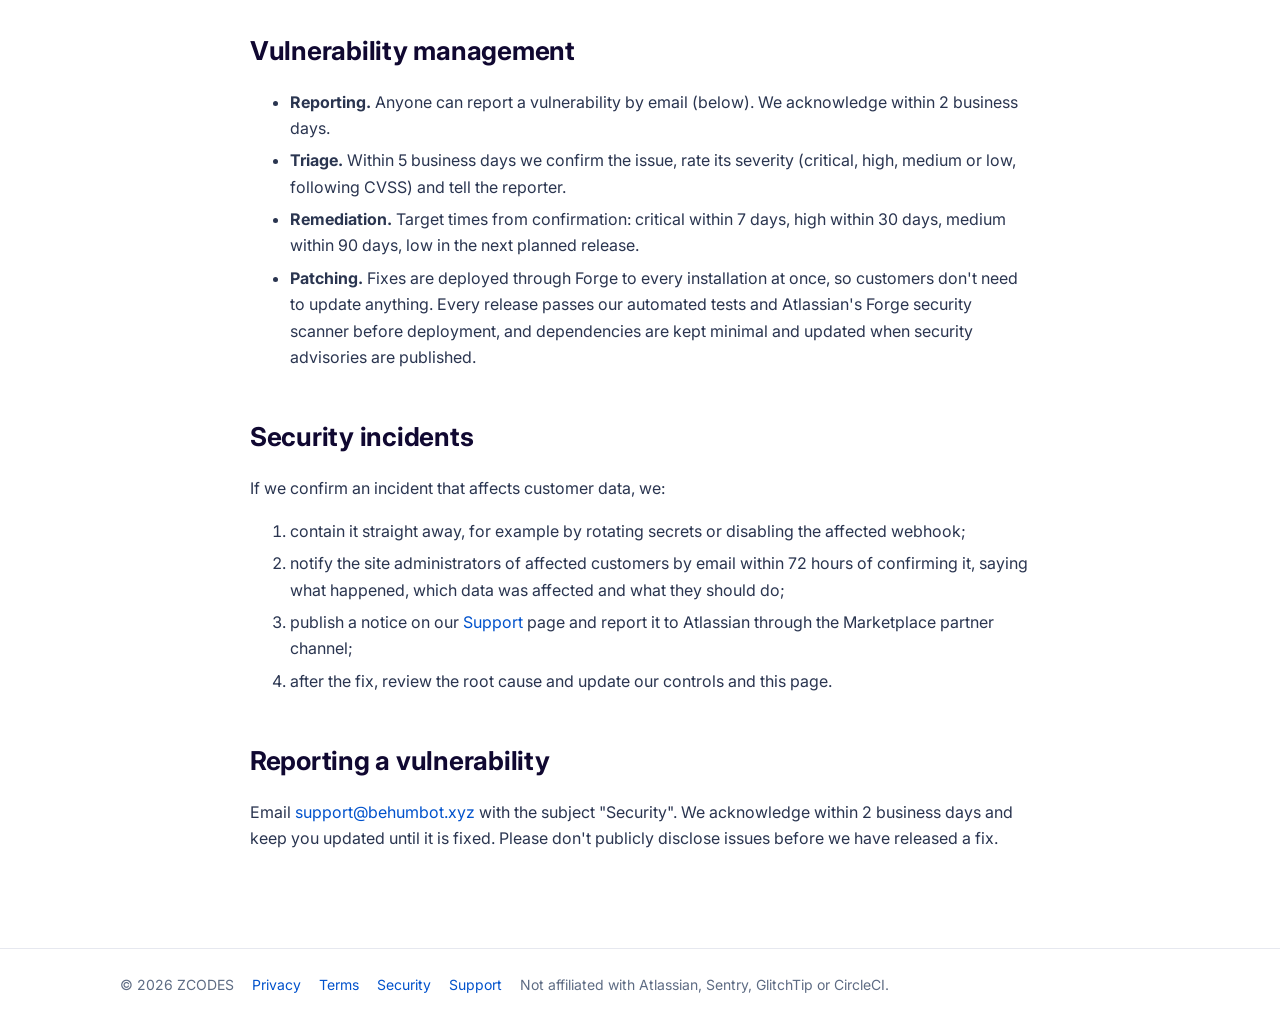
<file: security.html>
<!doctype html><html lang="en"><head><meta charset="utf-8"><meta name="viewport" content="width=device-width,initial-scale=1">
<title>Security · ZCODES</title><meta name="description" content=""><link href="https://fonts.googleapis.com/css2?family=Inter:wght@400;500;600;700;800&family=JetBrains+Mono&display=swap" rel="stylesheet"><link rel="icon" href="img/zcodes.png"><link rel="stylesheet" href="style.css"></head>
<body><header><div class="nav"><a class="brand" href="index.html"><img src="img/zcodes.png" alt="">ZCODES</a>
      <a class="item" href="error-autopilot/index.html">Error Autopilot</a><a class="item" href="build-beacon/index.html">Build Beacon</a>
      <a class="item" href="support.html">Support</a><a class="item" href="security.html">Security</a><a class="item" href="privacy.html">Privacy</a></div></header><main class="single"><article>
<h1>Security</h1>
<p class="lead">How ZCODES apps protect your data.</p>
<h2>Architecture</h2>
<ul>
<li><b>Runs on Atlassian.</b> Apps are built on Atlassian Forge and are eligible for the Runs on Atlassian programme: compute and storage are hosted by Atlassian, and the apps make no outbound network calls.</li>
<li><b>Inbound webhooks only.</b> Data enters through Forge web triggers with static responses, so nothing from your site is sent back to the caller.</li>
<li><b>Verified senders.</b> Sentry and CircleCI webhooks are verified with HMAC-SHA256 using constant-time comparison; other senders need a 48-character random token. Invalid requests are rejected before any processing.</li>
<li><b>Secrets.</b> Client secrets, signing tokens and webhook tokens are stored in Forge's encrypted secret storage. Client secrets and signing tokens are never shown again after saving; the generic webhook token is shown only to Jira administrators, inside its URL, and can be rotated at any time.</li>
<li><b>Least privilege.</b> Settings actions check that the caller is a Jira administrator. Scopes are limited to what each feature needs.</li>
<li><b>Licensing.</b> Apps stop processing when their subscription is inactive.</li>
</ul>
<h2>Scopes</h2>
<table><tr><th>App</th><th>Scope</th><th>Why</th></tr>
<tr><td>Error Autopilot</td><td>read:jira-work, write:jira-work</td><td>Create, comment on, transition and label issues; set the issue property used for the panel and JQL.</td></tr>
<tr><td>Error Autopilot</td><td>read:jira-user</td><td>Optional assignee sync: find the Jira user that matches the Sentry assignee's email.</td></tr>
<tr><td>Both</td><td>storage:app</td><td>Settings, encrypted secrets, issue links, activity log.</td></tr>
<tr><td>Build Beacon</td><td>read:jira-work, write:jira-work</td><td>Send builds and deployments, comment on failures, set the issue property used for JQL.</td></tr>
</table>
<h2>Security controls</h2>
<ul>
<li><b>Access control and authentication.</b> Only Jira administrators can view or change app settings; every settings action checks this on the server. Webhook senders must prove who they are with an HMAC-SHA256 signature or a secret token before anything is processed. Only ZCODES can deploy the apps; deployment credentials are kept out of the source code.</li>
<li><b>Data protection.</b> All traffic to and from the apps uses HTTPS (TLS), handled by Atlassian. App data stays in Forge hosted storage, which Atlassian encrypts at rest; secrets use Forge's encrypted secret storage. The apps store only what they need: settings, the link between each external issue or build and its Jira issue, and a short activity log.</li>
<li><b>Monitoring and logging.</b> We monitor invocations and errors in the Atlassian developer console. Logs record operational details only (event type, outcome, Jira issue key); webhook bodies, error details from your Sentry or CircleCI projects and secrets are never written to logs.</li>
<li><b>Infrastructure.</b> There are no ZCODES servers: compute, storage and networking are provided by Atlassian Forge, so the apps inherit Atlassian's platform security, patching and data-residency controls.</li>
</ul>
<h2>Vulnerability management</h2>
<ul>
<li><b>Reporting.</b> Anyone can report a vulnerability by email (below). We acknowledge within 2 business days.</li>
<li><b>Triage.</b> Within 5 business days we confirm the issue, rate its severity (critical, high, medium or low, following CVSS) and tell the reporter.</li>
<li><b>Remediation.</b> Target times from confirmation: critical within 7 days, high within 30 days, medium within 90 days, low in the next planned release.</li>
<li><b>Patching.</b> Fixes are deployed through Forge to every installation at once, so customers don't need to update anything. Every release passes our automated tests and Atlassian's Forge security scanner before deployment, and dependencies are kept minimal and updated when security advisories are published.</li>
</ul>
<h2>Security incidents</h2>
<p>If we confirm an incident that affects customer data, we:</p>
<ol>
<li>contain it straight away, for example by rotating secrets or disabling the affected webhook;</li>
<li>notify the site administrators of affected customers by email within 72 hours of confirming it, saying what happened, which data was affected and what they should do;</li>
<li>publish a notice on our <a href="support.html">Support</a> page and report it to Atlassian through the Marketplace partner channel;</li>
<li>after the fix, review the root cause and update our controls and this page.</li>
</ol>
<h2>Reporting a vulnerability</h2>
<p>Email <a href="mailto:support@behumbot.xyz">support@behumbot.xyz</a> with the subject "Security". We acknowledge within 2 business days and keep you updated until it is fixed. Please don't publicly disclose issues before we have released a fix.</p>
</article></main><footer><div class="in"><span>© 2026 ZCODES</span><a href="privacy.html">Privacy</a><a href="terms.html">Terms</a>
      <a href="security.html">Security</a><a href="support.html">Support</a><span>Not affiliated with Atlassian, Sentry, GlitchTip or CircleCI.</span></div></footer></body></html>
</file>
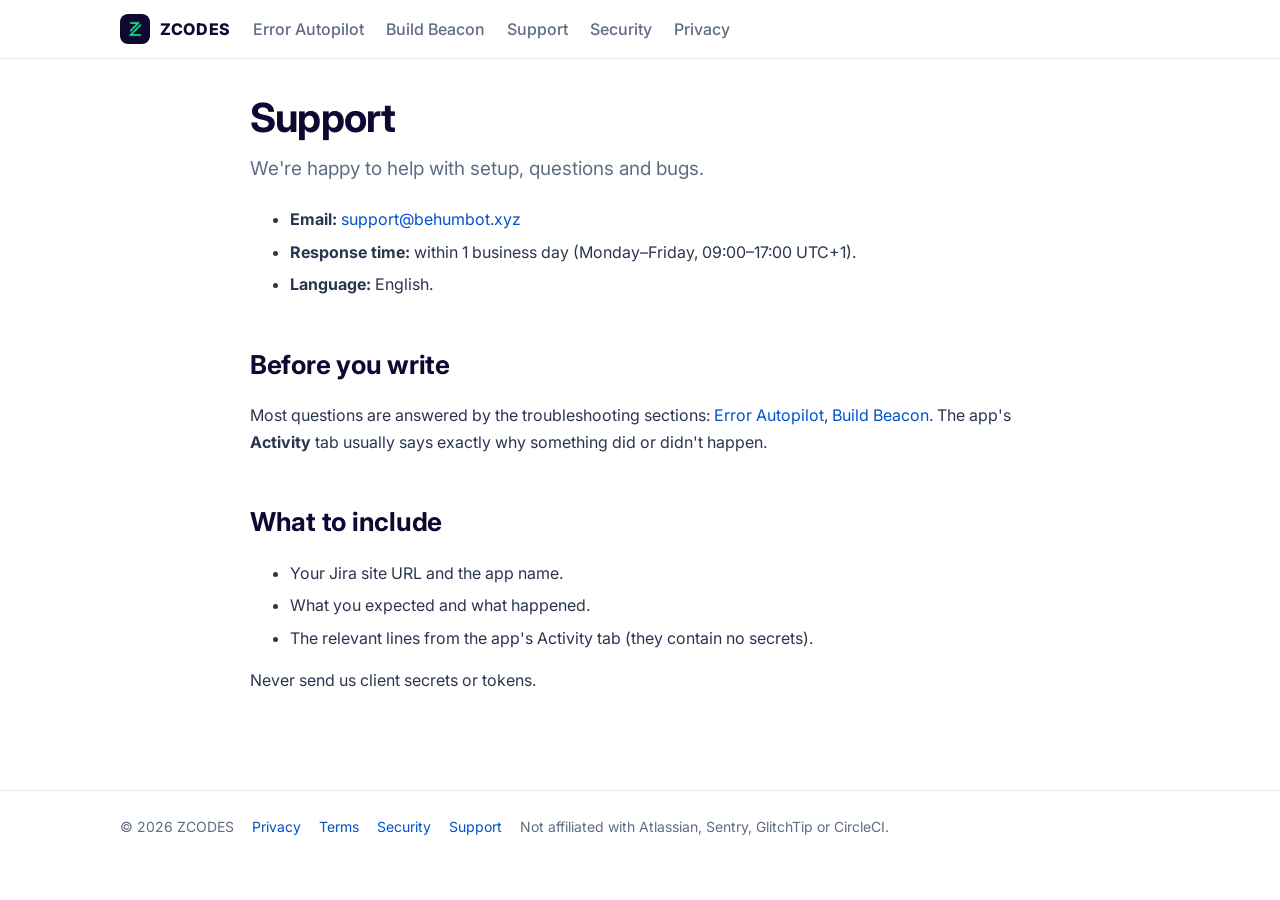
<file: support.html>
<!doctype html><html lang="en"><head><meta charset="utf-8"><meta name="viewport" content="width=device-width,initial-scale=1">
<title>Support · ZCODES</title><meta name="description" content=""><link href="https://fonts.googleapis.com/css2?family=Inter:wght@400;500;600;700;800&family=JetBrains+Mono&display=swap" rel="stylesheet"><link rel="icon" href="img/zcodes.png"><link rel="stylesheet" href="style.css"></head>
<body><header><div class="nav"><a class="brand" href="index.html"><img src="img/zcodes.png" alt="">ZCODES</a>
      <a class="item" href="error-autopilot/index.html">Error Autopilot</a><a class="item" href="build-beacon/index.html">Build Beacon</a>
      <a class="item" href="support.html">Support</a><a class="item" href="security.html">Security</a><a class="item" href="privacy.html">Privacy</a></div></header><main class="single"><article>
<h1>Support</h1>
<p class="lead">We're happy to help with setup, questions and bugs.</p>
<ul>
<li><b>Email:</b> <a href="mailto:support@behumbot.xyz">support@behumbot.xyz</a></li>
<li><b>Response time:</b> within 1 business day (Monday–Friday, 09:00–17:00 UTC+1).</li>
<li><b>Language:</b> English.</li>
</ul>
<h2>Before you write</h2>
<p>Most questions are answered by the troubleshooting sections: <a href="error-autopilot/index.html#troubleshooting">Error Autopilot</a>, <a href="build-beacon/index.html#troubleshooting">Build Beacon</a>. The app's <b>Activity</b> tab usually says exactly why something did or didn't happen.</p>
<h2>What to include</h2>
<ul><li>Your Jira site URL and the app name.</li><li>What you expected and what happened.</li><li>The relevant lines from the app's Activity tab (they contain no secrets).</li></ul>
<p>Never send us client secrets or tokens.</p>
</article></main><footer><div class="in"><span>© 2026 ZCODES</span><a href="privacy.html">Privacy</a><a href="terms.html">Terms</a>
      <a href="security.html">Security</a><a href="support.html">Support</a><span>Not affiliated with Atlassian, Sentry, GlitchTip or CircleCI.</span></div></footer></body></html>
</file>
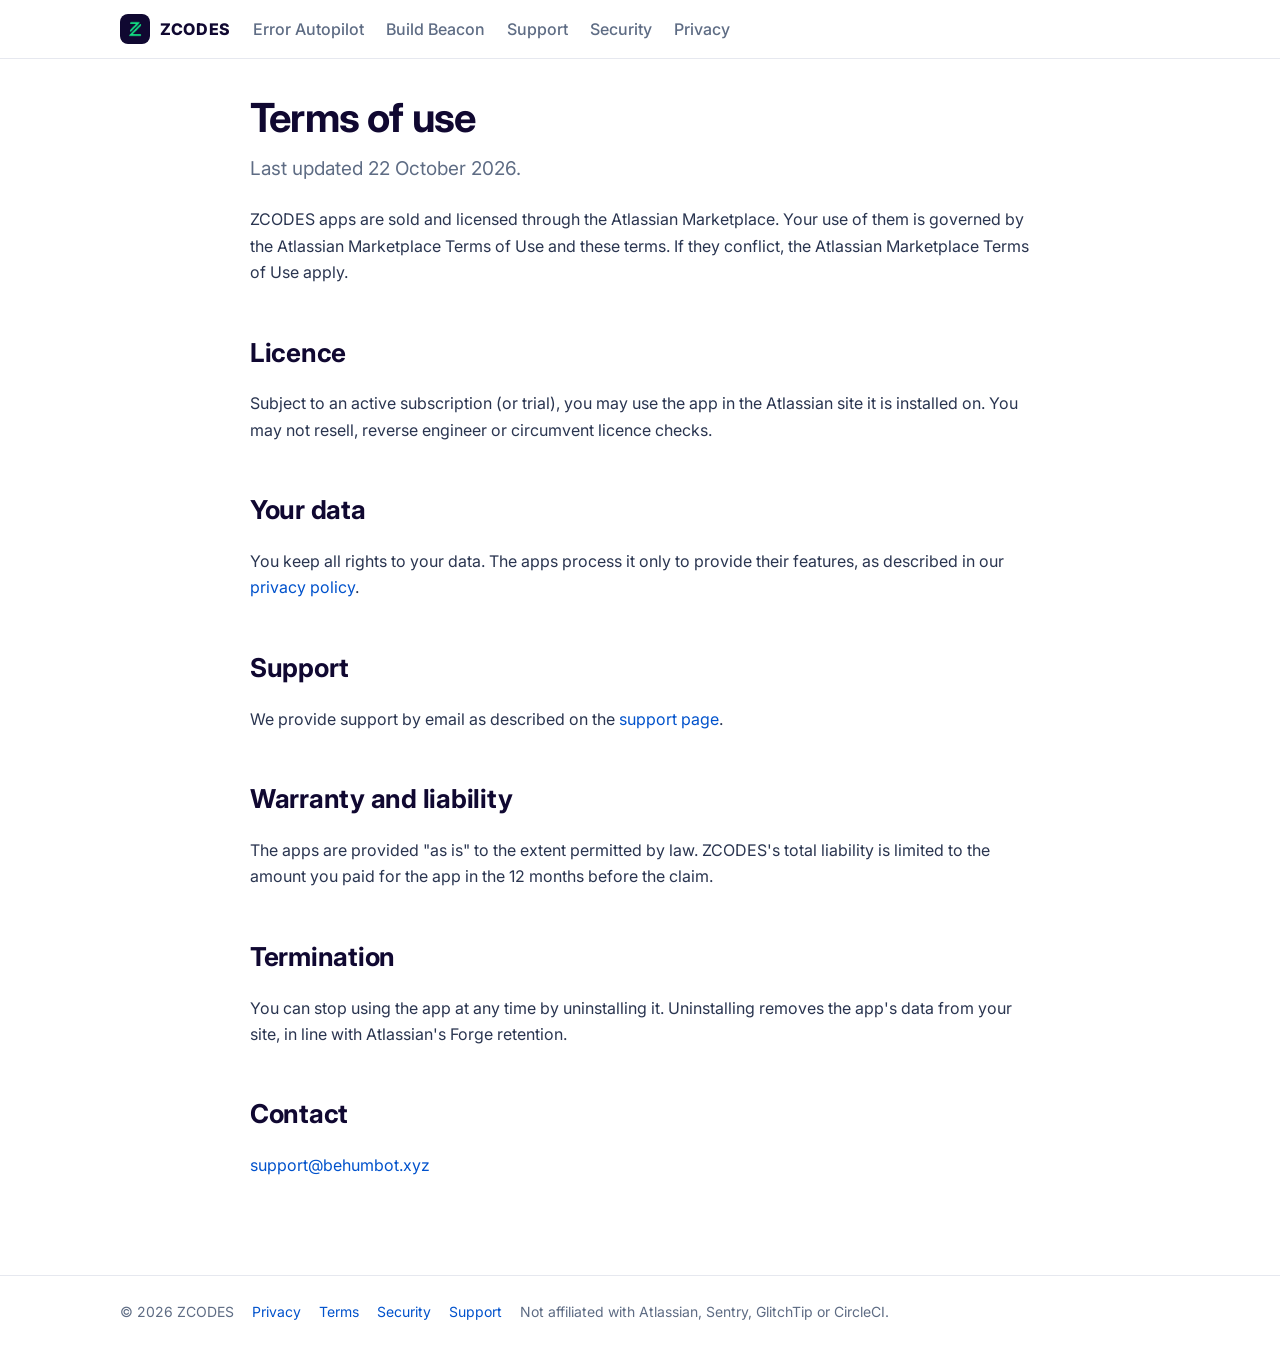
<file: terms.html>
<!doctype html><html lang="en"><head><meta charset="utf-8"><meta name="viewport" content="width=device-width,initial-scale=1">
<title>Terms of use · ZCODES</title><meta name="description" content=""><link href="https://fonts.googleapis.com/css2?family=Inter:wght@400;500;600;700;800&family=JetBrains+Mono&display=swap" rel="stylesheet"><link rel="icon" href="img/zcodes.png"><link rel="stylesheet" href="style.css"></head>
<body><header><div class="nav"><a class="brand" href="index.html"><img src="img/zcodes.png" alt="">ZCODES</a>
      <a class="item" href="error-autopilot/index.html">Error Autopilot</a><a class="item" href="build-beacon/index.html">Build Beacon</a>
      <a class="item" href="support.html">Support</a><a class="item" href="security.html">Security</a><a class="item" href="privacy.html">Privacy</a></div></header><main class="single"><article>
<h1>Terms of use</h1>
<p class="lead">Last updated 22 October 2026.</p>
<p>ZCODES apps are sold and licensed through the Atlassian Marketplace. Your use of them is governed by the Atlassian Marketplace Terms of Use and these terms. If they conflict, the Atlassian Marketplace Terms of Use apply.</p>
<h2>Licence</h2><p>Subject to an active subscription (or trial), you may use the app in the Atlassian site it is installed on. You may not resell, reverse engineer or circumvent licence checks.</p>
<h2>Your data</h2><p>You keep all rights to your data. The apps process it only to provide their features, as described in our <a href="privacy.html">privacy policy</a>.</p>
<h2>Support</h2><p>We provide support by email as described on the <a href="support.html">support page</a>.</p>
<h2>Warranty and liability</h2><p>The apps are provided "as is" to the extent permitted by law. ZCODES's total liability is limited to the amount you paid for the app in the 12 months before the claim.</p>
<h2>Termination</h2><p>You can stop using the app at any time by uninstalling it. Uninstalling removes the app's data from your site, in line with Atlassian's Forge retention.</p>
<h2>Contact</h2><p><a href="mailto:support@behumbot.xyz">support@behumbot.xyz</a></p>
</article></main><footer><div class="in"><span>© 2026 ZCODES</span><a href="privacy.html">Privacy</a><a href="terms.html">Terms</a>
      <a href="security.html">Security</a><a href="support.html">Support</a><span>Not affiliated with Atlassian, Sentry, GlitchTip or CircleCI.</span></div></footer></body></html>
</file>
<file: style.css>
:root{--ink:#100831;--text:#2A3550;--muted:#5E6C84;--line:#E6E8EF;--bg:#FFFFFF;--soft:#F6F7FB;--brand:#0A9E5B;--link:#0052CC}
*{box-sizing:border-box}html{scroll-behavior:smooth}
body{margin:0;font:16px/1.65 Inter,system-ui,-apple-system,Segoe UI,sans-serif;color:var(--text);background:var(--bg)}
a{color:var(--link);text-decoration:none}a:hover{text-decoration:underline}
header{border-bottom:1px solid var(--line);background:#fff;position:sticky;top:0;z-index:5}
.nav{max-width:1080px;margin:0 auto;padding:14px 20px;display:flex;align-items:center;gap:22px;flex-wrap:wrap}
.nav .brand{display:flex;align-items:center;gap:10px;font-weight:800;color:var(--ink);letter-spacing:.04em}
.nav .brand img{width:30px;height:30px;border-radius:8px}
.nav a.item{color:var(--muted);font-weight:500}
main{max-width:1080px;margin:0 auto;padding:36px 20px 80px;display:grid;grid-template-columns:220px minmax(0,1fr);gap:48px}
main.single{grid-template-columns:minmax(0,1fr);max-width:820px}
aside{position:sticky;top:84px;align-self:start;font-size:14px}
aside a{display:block;color:var(--muted);padding:5px 0}
h1{font-size:40px;line-height:1.15;color:var(--ink);margin:0 0 12px;letter-spacing:-.02em}
h2{font-size:26px;color:var(--ink);margin:46px 0 12px;letter-spacing:-.01em;scroll-margin-top:80px}
h3{font-size:18px;color:var(--ink);margin:28px 0 8px;scroll-margin-top:80px}
.lead{font-size:19px;color:var(--muted);margin:0 0 22px}
.hero{display:flex;gap:18px;align-items:center;margin-bottom:8px}.hero img{width:64px;height:64px;border-radius:16px}
code,pre{font-family:'JetBrains Mono',ui-monospace,Menlo,monospace;font-size:14px}
code{background:var(--soft);border:1px solid var(--line);padding:1px 6px;border-radius:5px}
pre{background:#0F172A;color:#E2E8F0;padding:16px 18px;border-radius:10px;overflow:auto;line-height:1.55}
pre code{background:none;border:0;padding:0;color:inherit}
table{width:100%;border-collapse:collapse;margin:14px 0;font-size:15px}
th,td{text-align:left;padding:10px 12px;border-bottom:1px solid var(--line);vertical-align:top}
th{font-size:13px;text-transform:uppercase;letter-spacing:.05em;color:var(--muted)}
ol li,ul li{margin:6px 0}
.note{background:#F0F4FF;border:1px solid #D6E0FF;border-radius:10px;padding:12px 16px;margin:16px 0}
.warn{background:#FFF7E6;border:1px solid #FFE1A8;border-radius:10px;padding:12px 16px;margin:16px 0}
.grid{display:grid;grid-template-columns:repeat(auto-fit,minmax(280px,1fr));gap:18px;margin:22px 0}
.cardx{border:1px solid var(--line);border-radius:14px;padding:22px;background:#fff}
.cardx img{width:52px;height:52px;border-radius:12px}
.cardx h3{margin:12px 0 6px}
.shot{width:100%;border:1px solid var(--line);border-radius:12px;margin:12px 0}
details{border:1px solid var(--line);border-radius:10px;padding:10px 14px;margin:10px 0}
summary{cursor:pointer;font-weight:600;color:var(--ink)}
footer{border-top:1px solid var(--line);color:var(--muted);font-size:14px}
footer .in{max-width:1080px;margin:0 auto;padding:24px 20px;display:flex;gap:18px;flex-wrap:wrap}
@media (max-width:820px){main{grid-template-columns:1fr}aside{display:none}h1{font-size:32px}}
</file>
